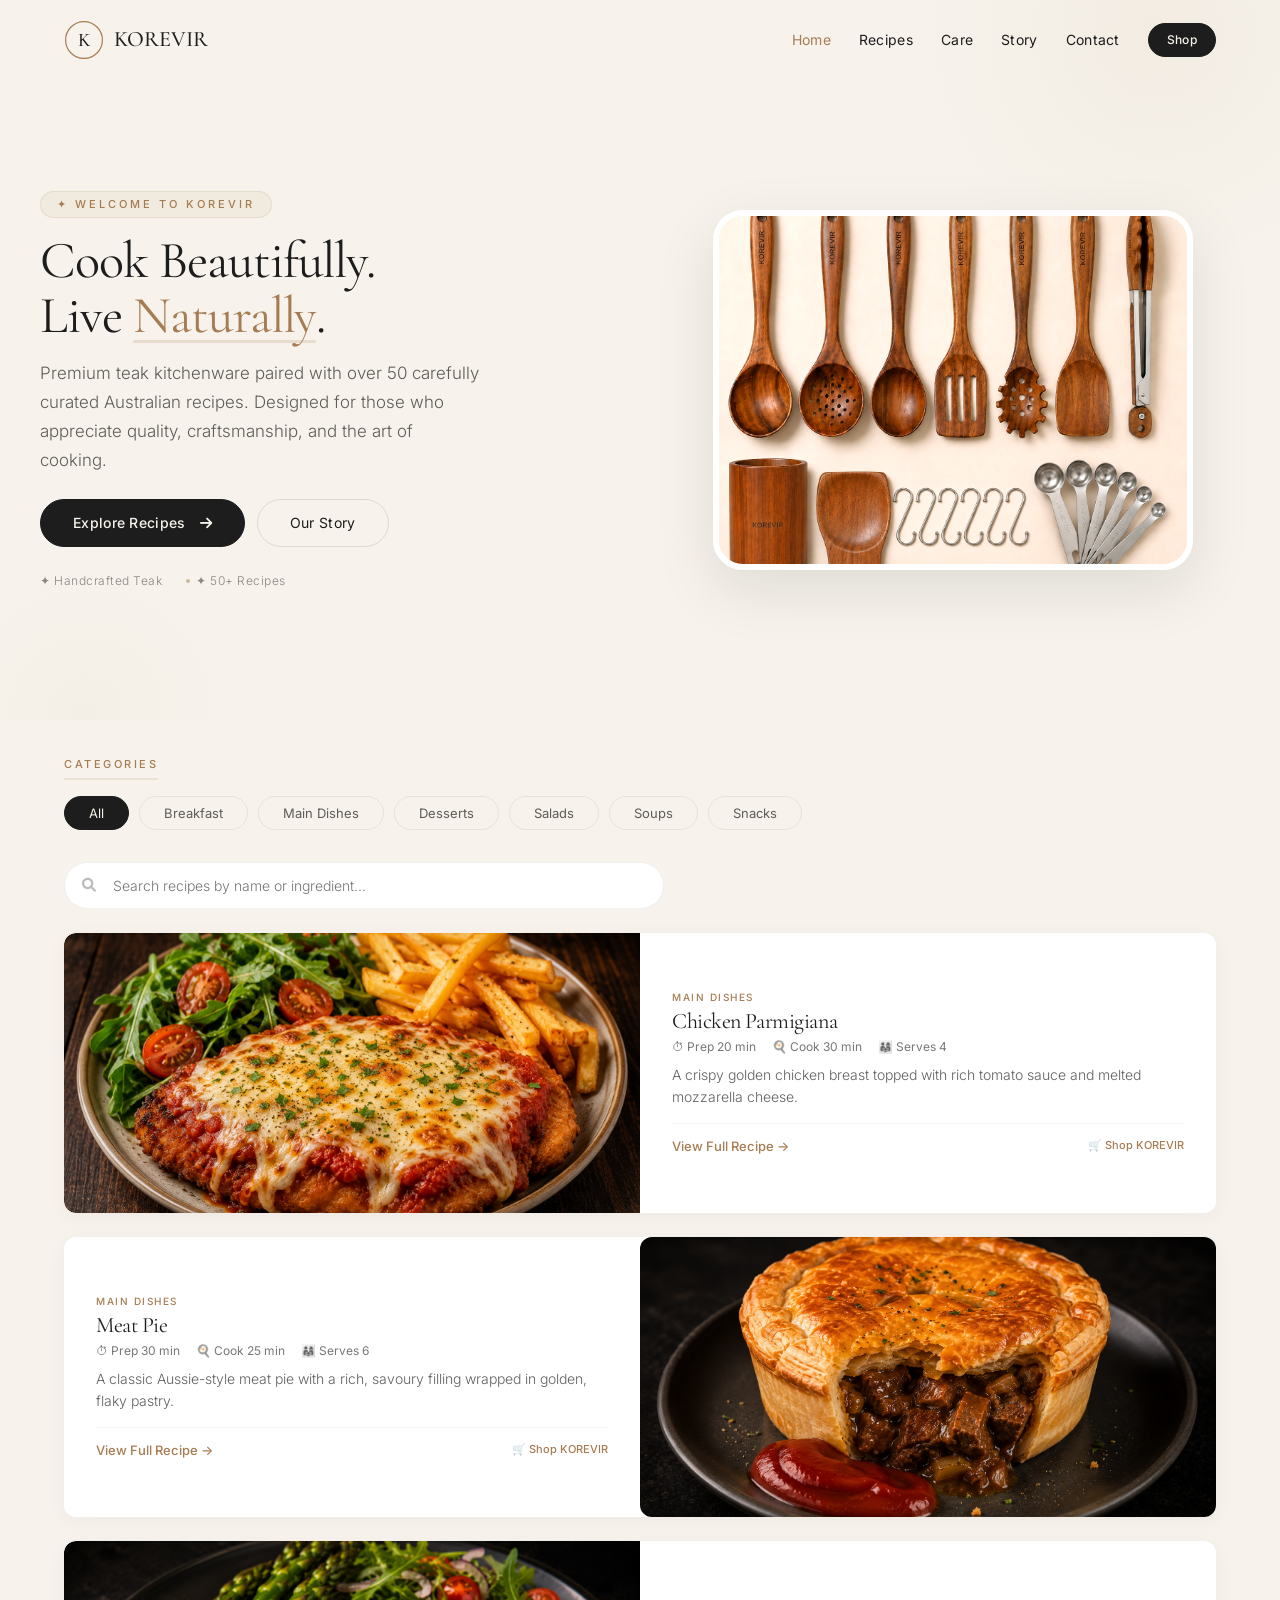
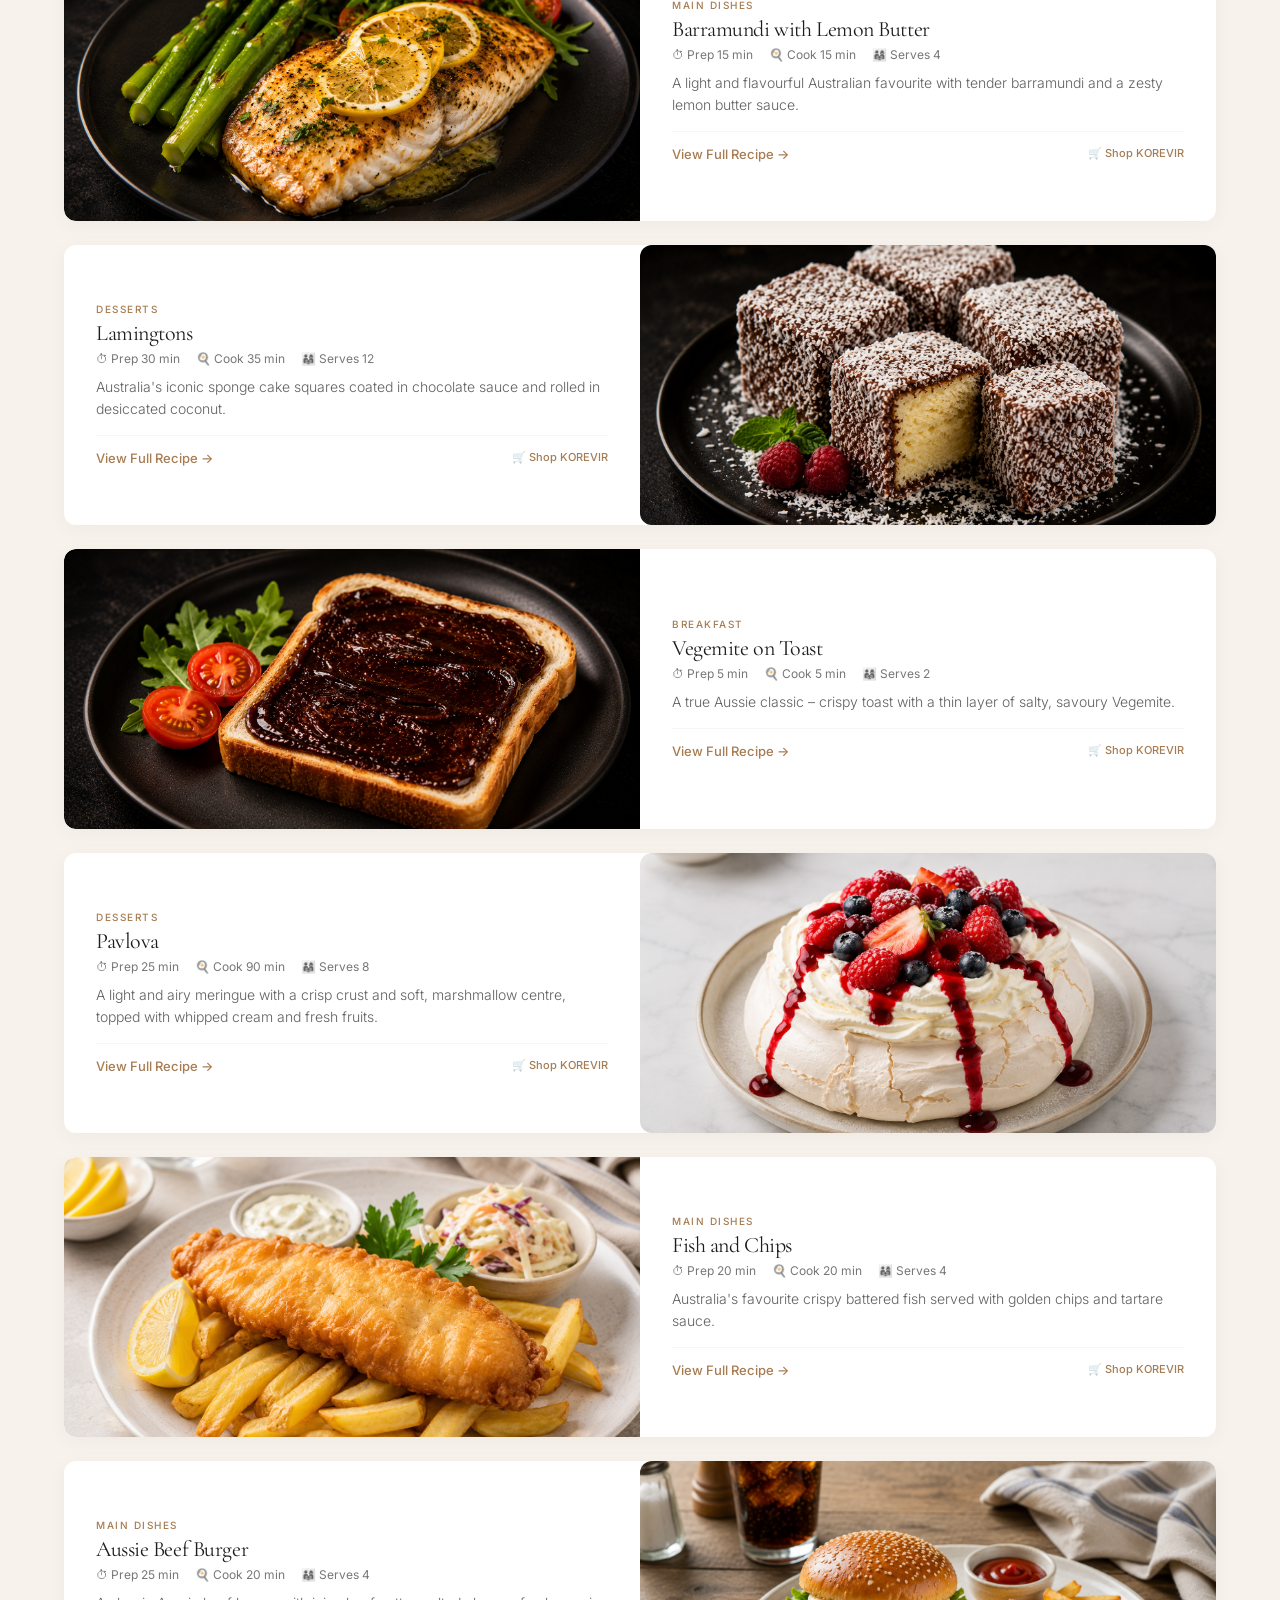
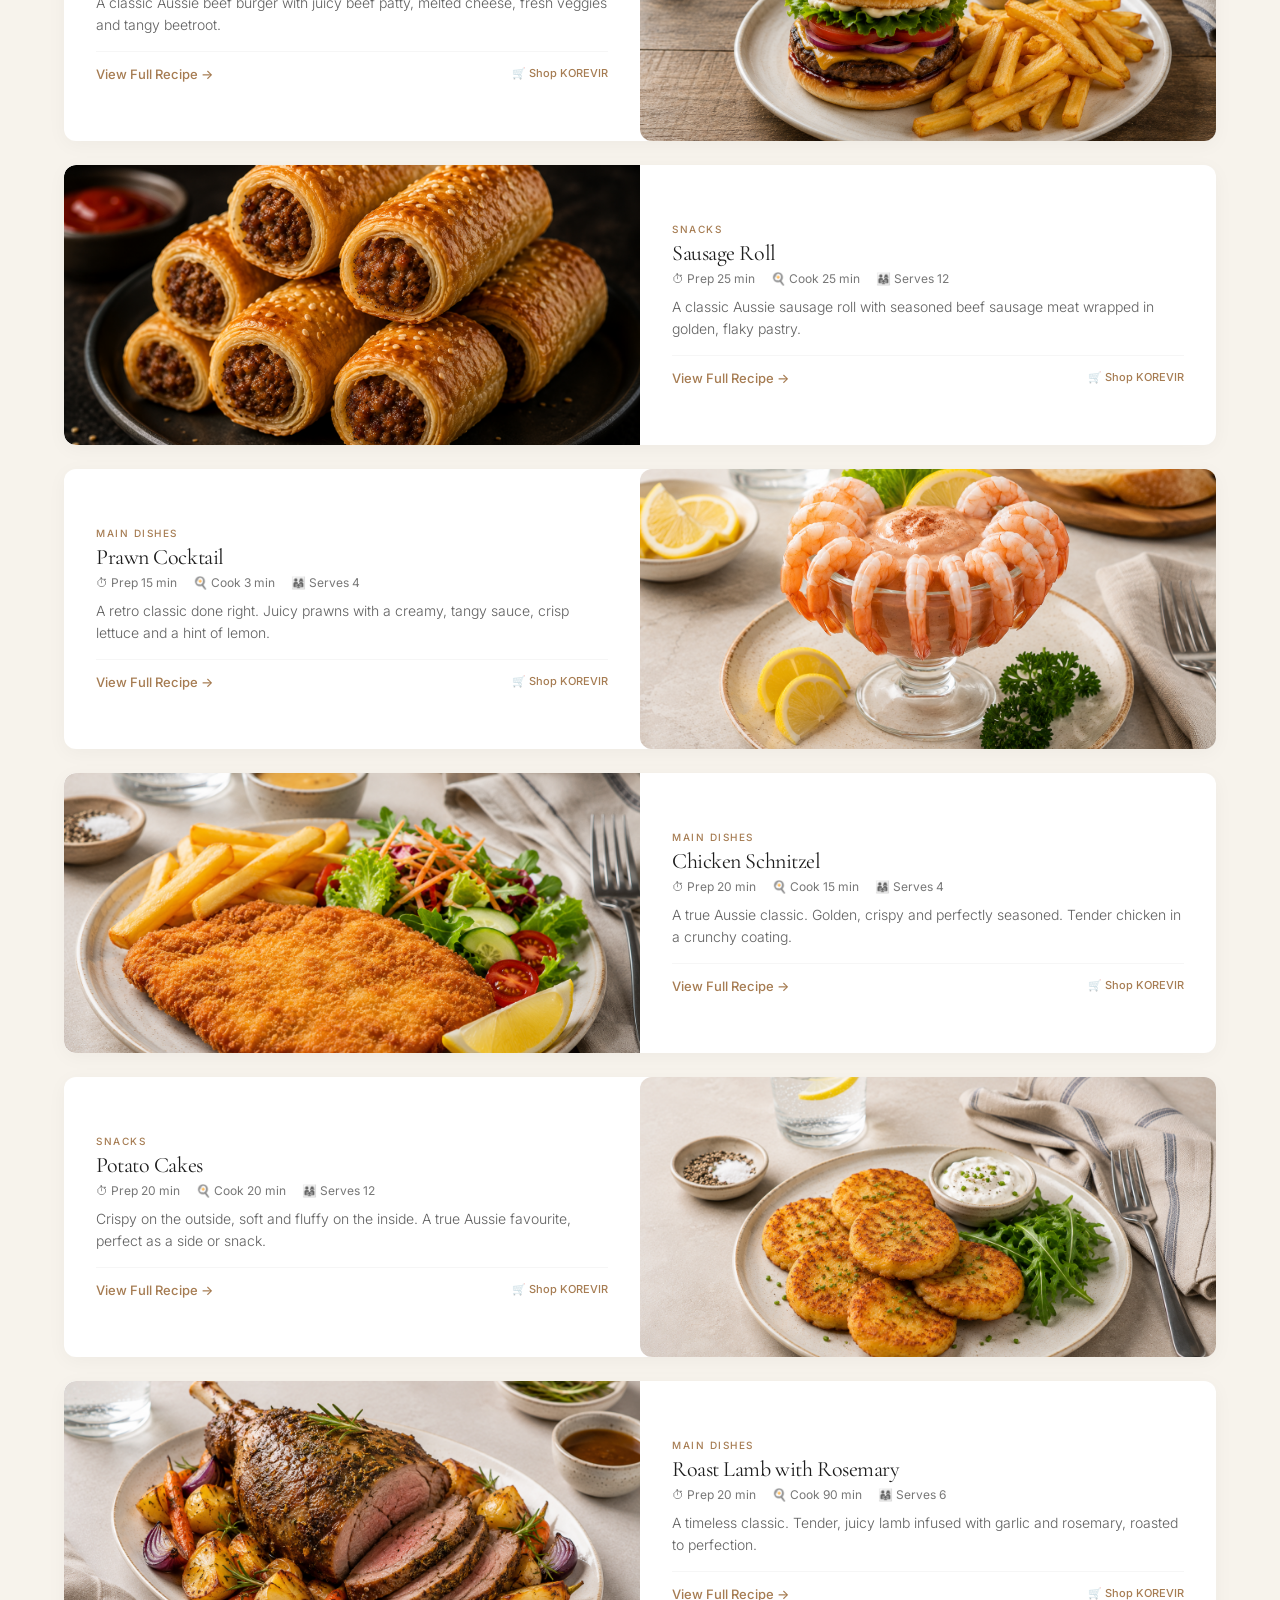
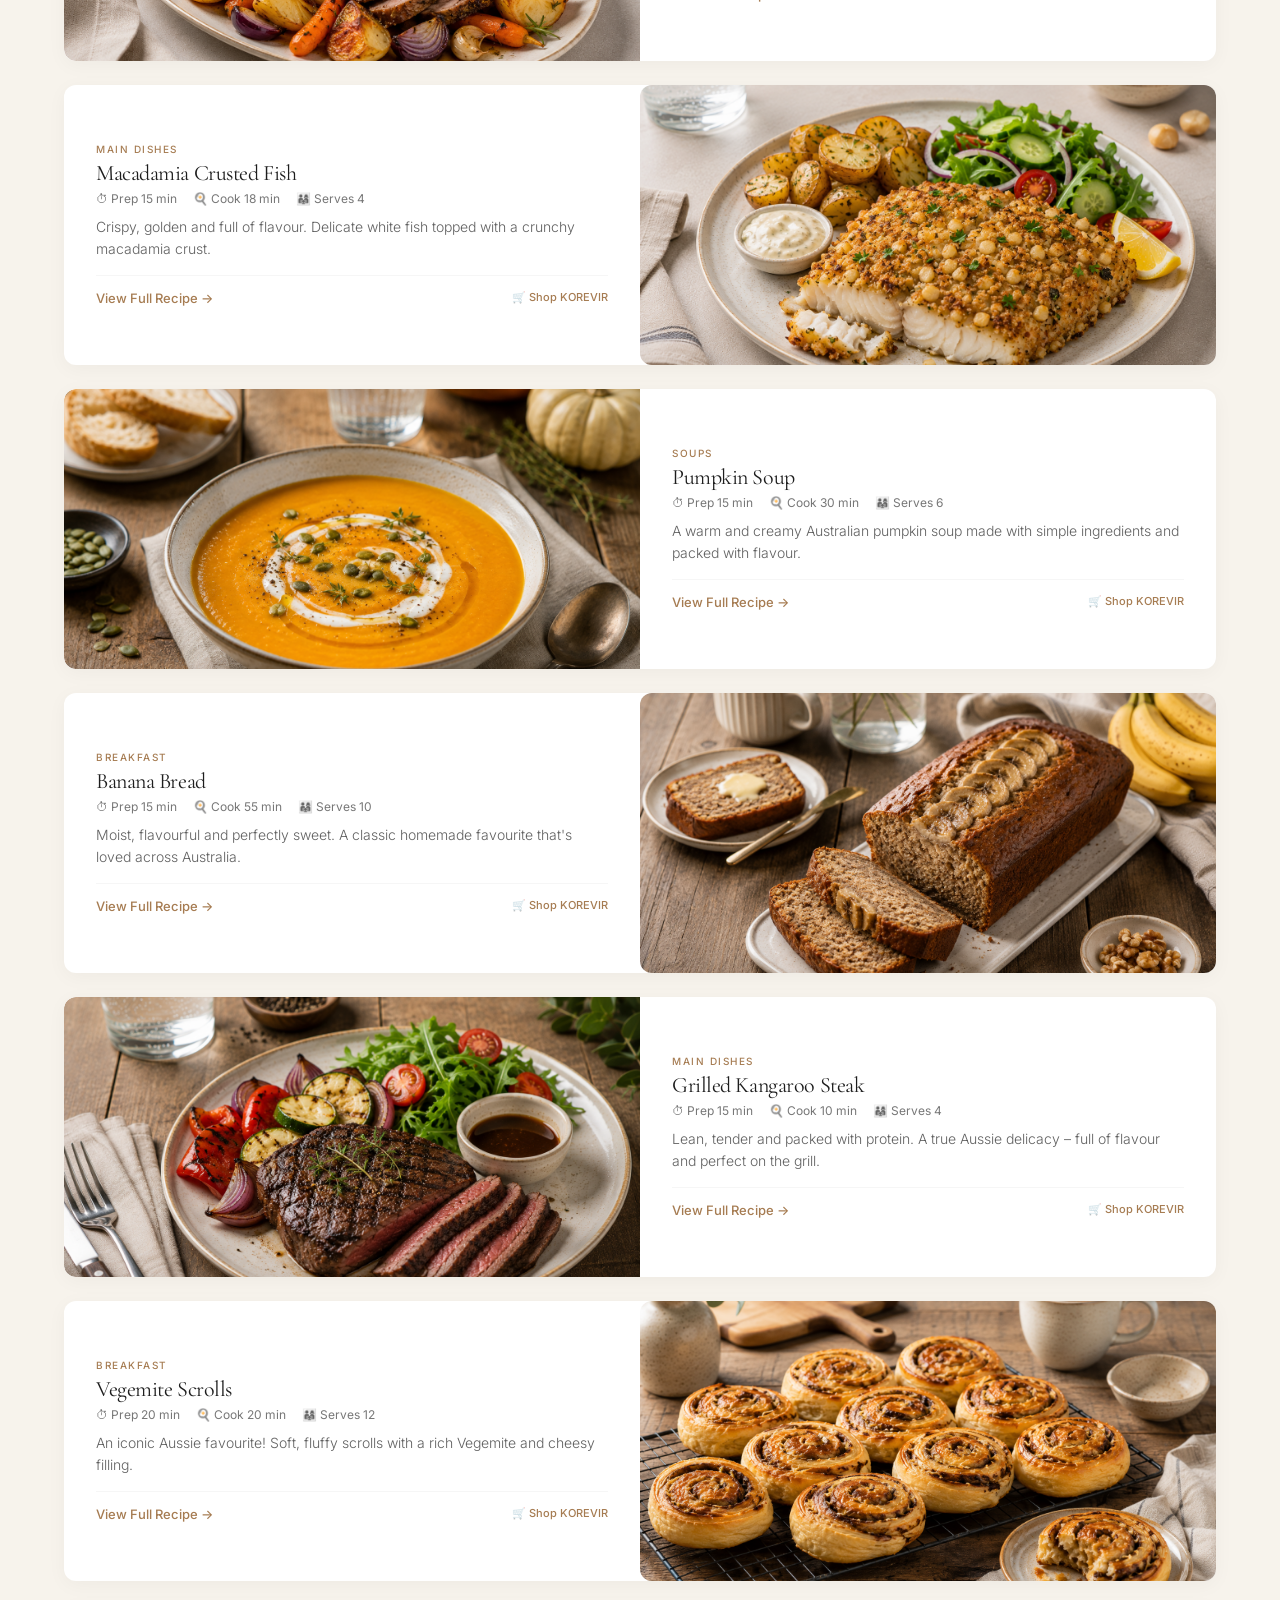
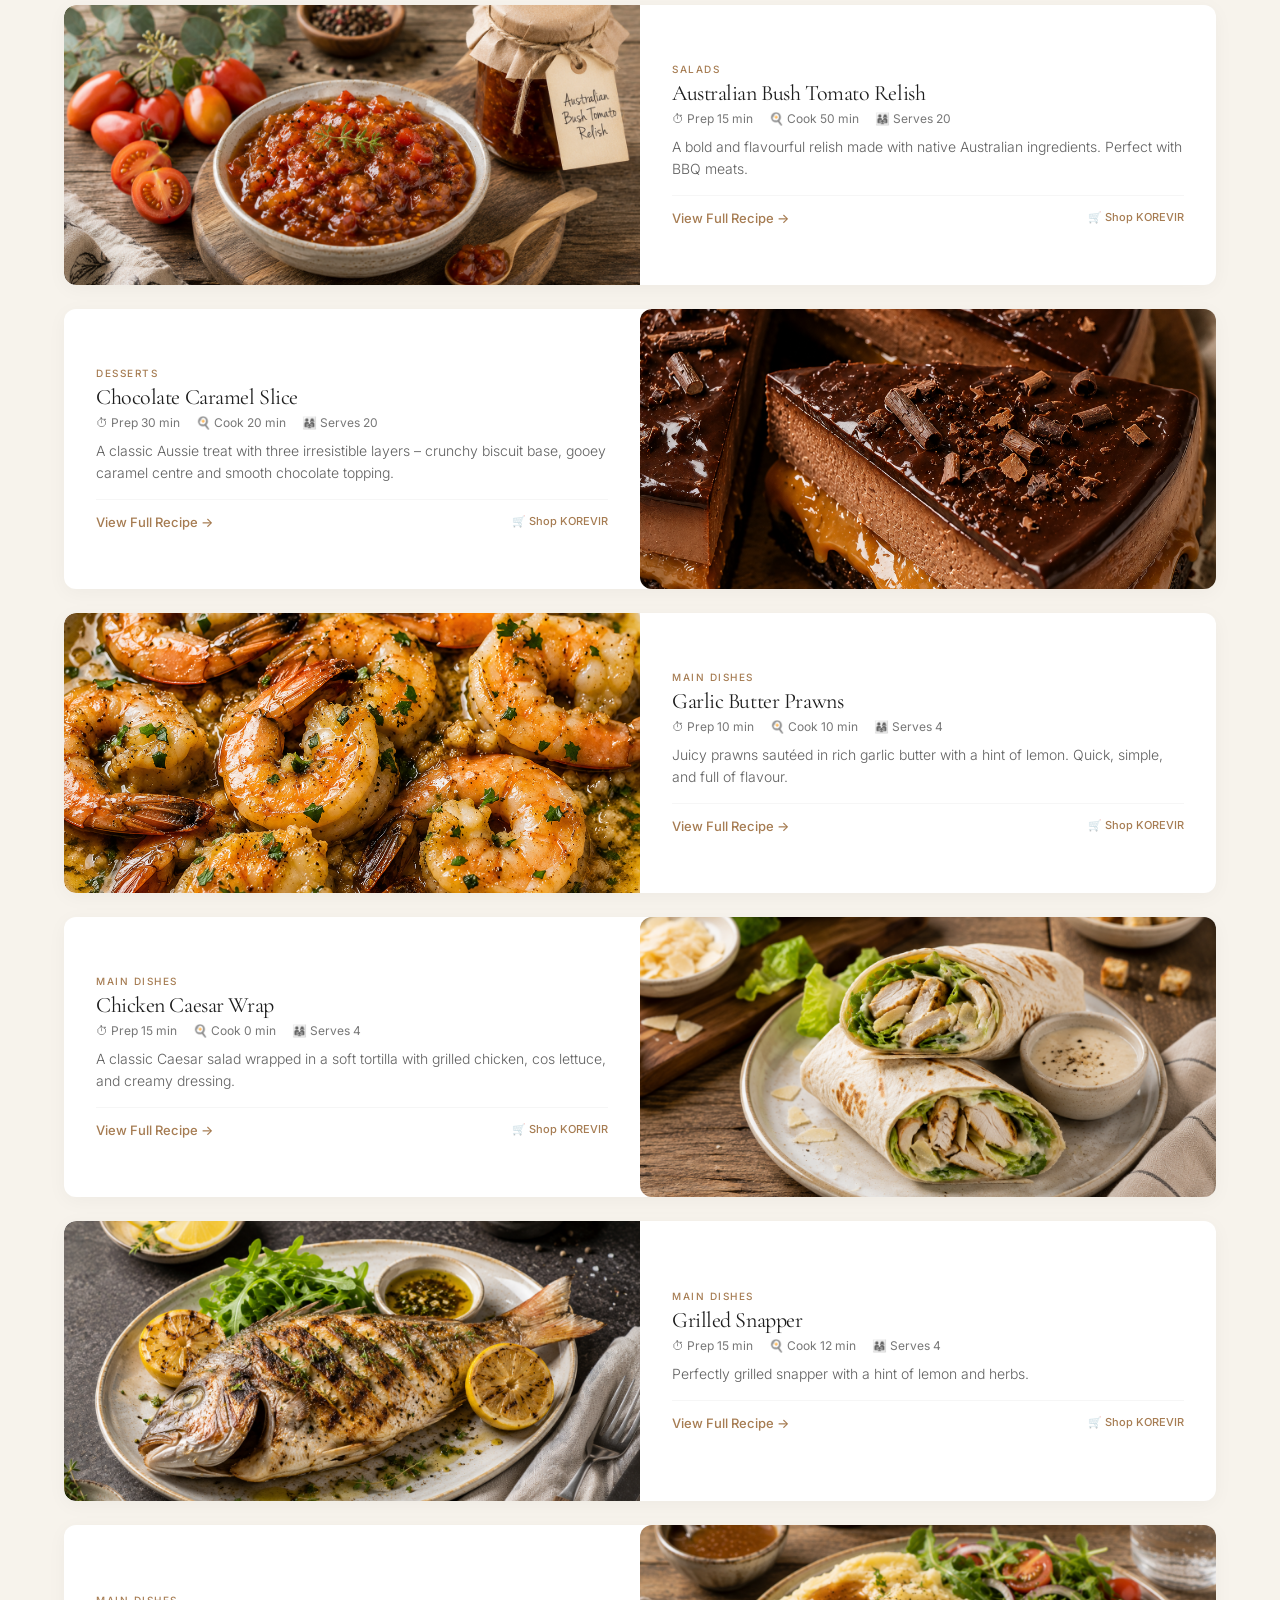
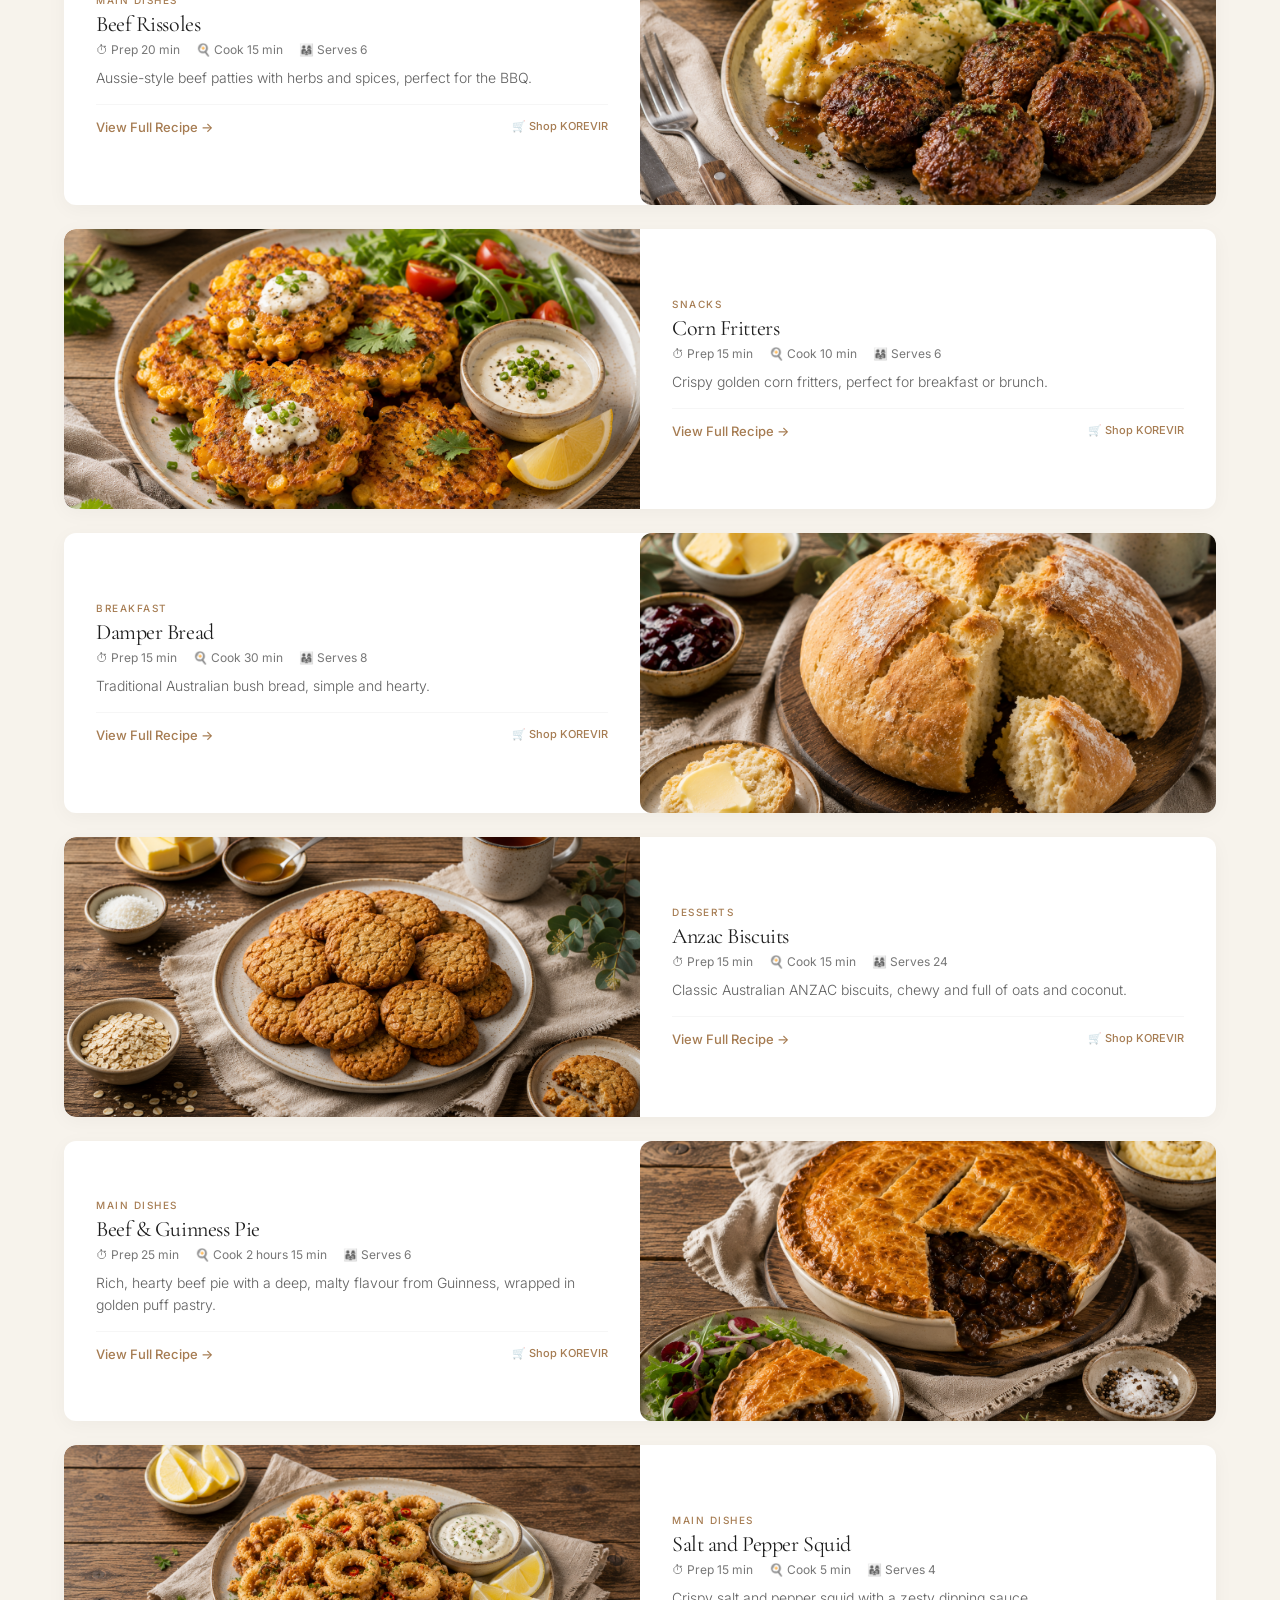
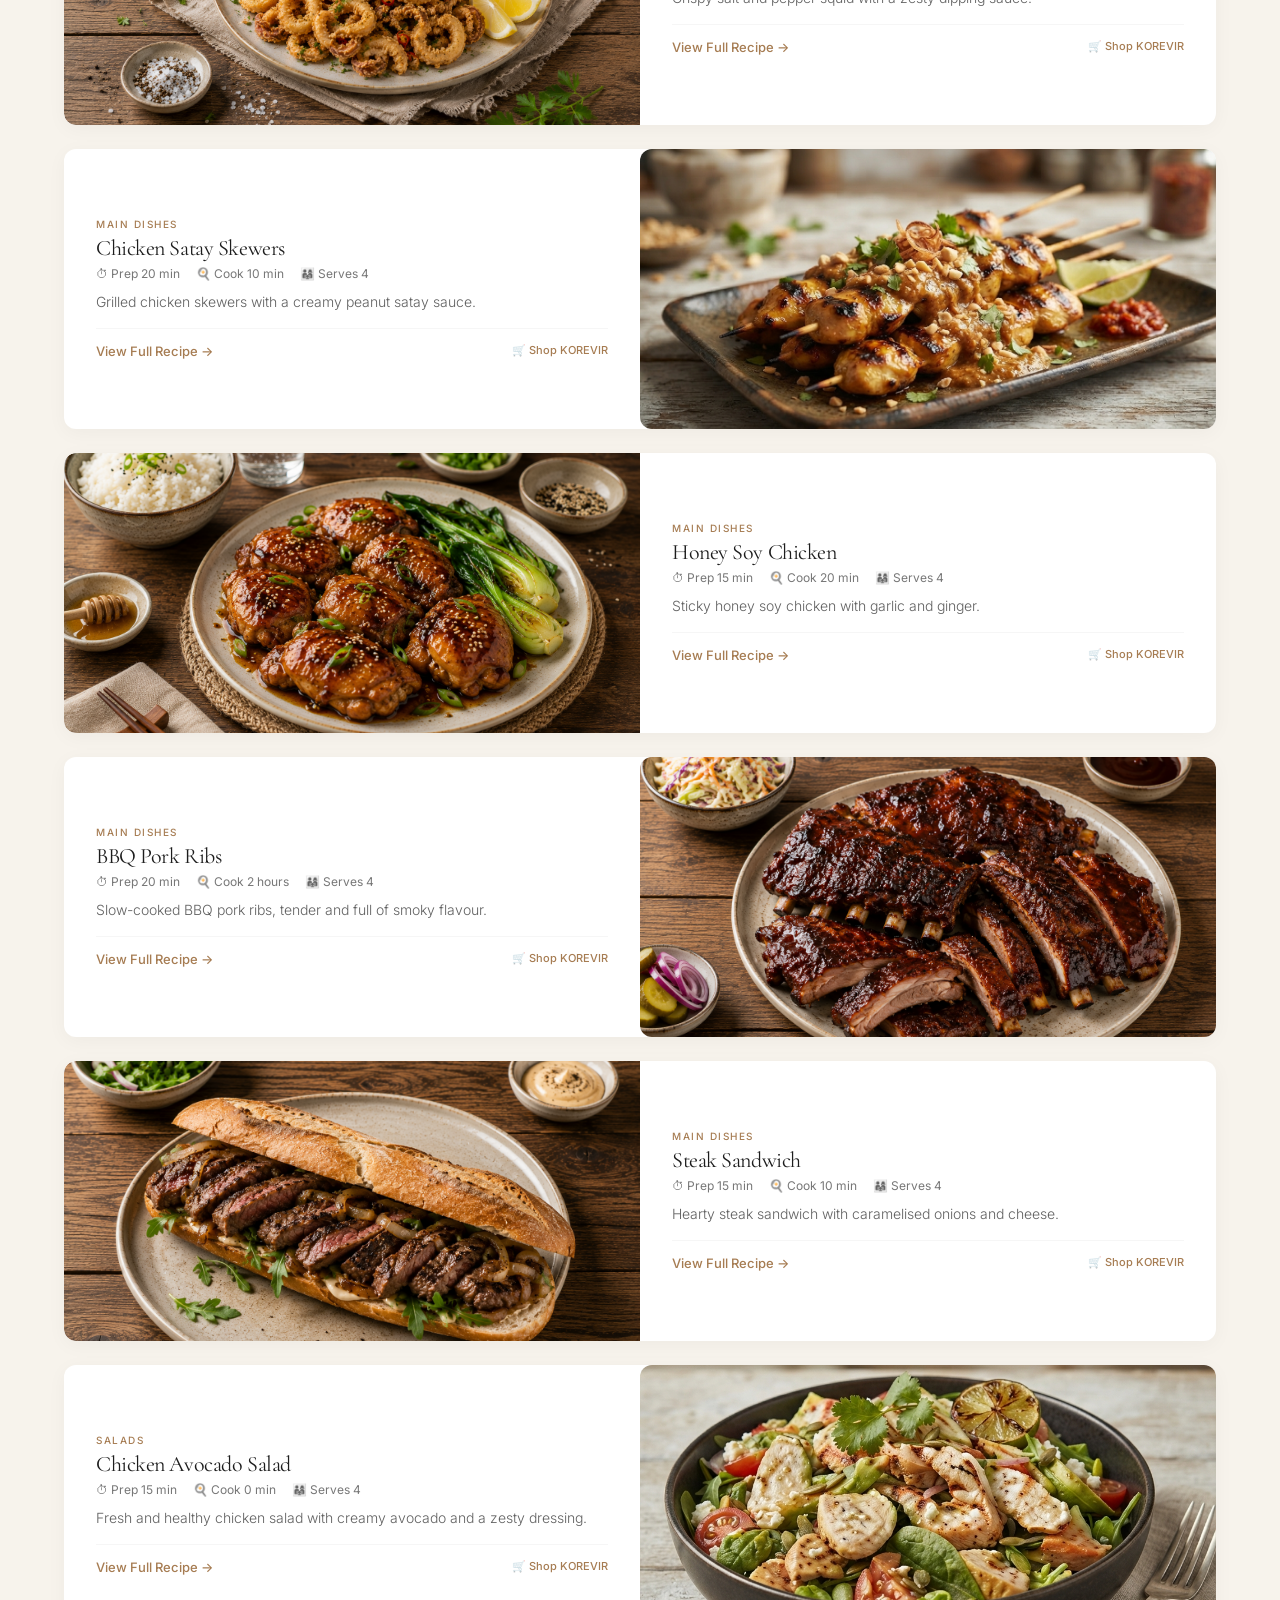
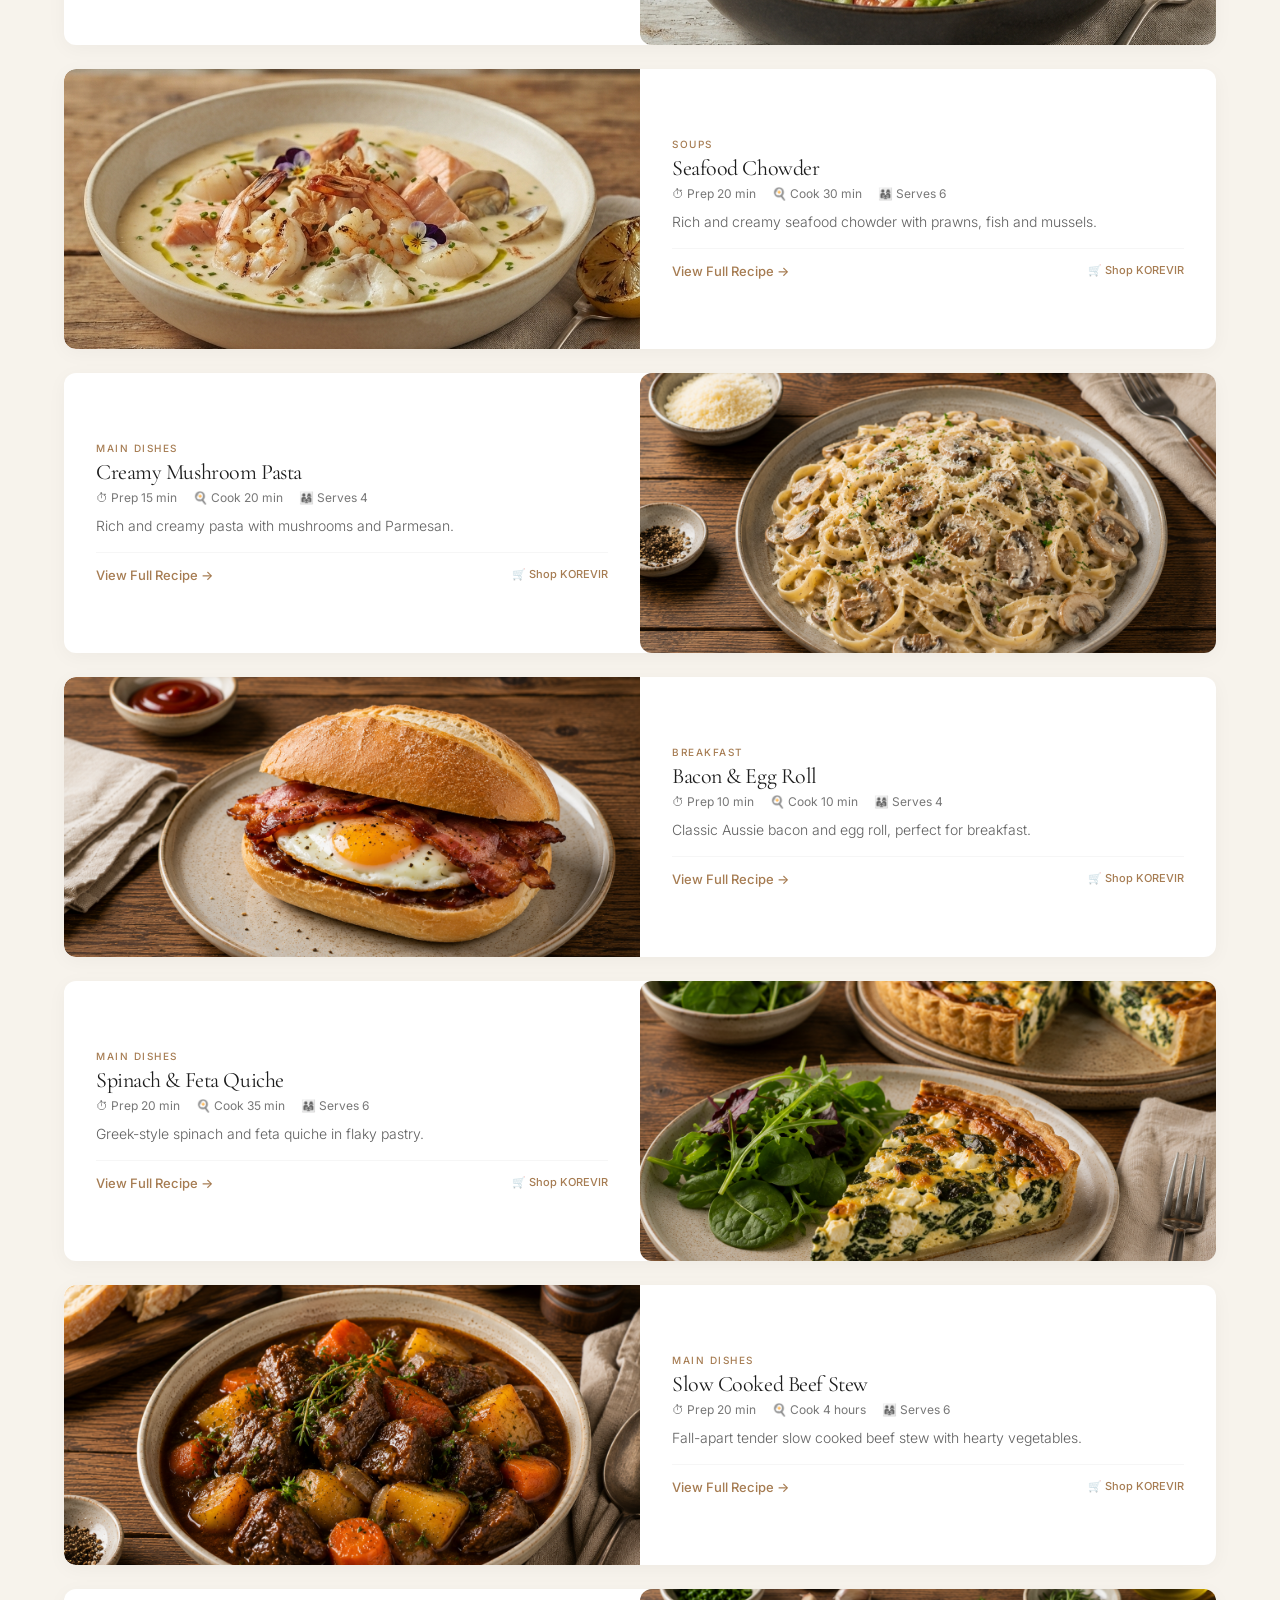
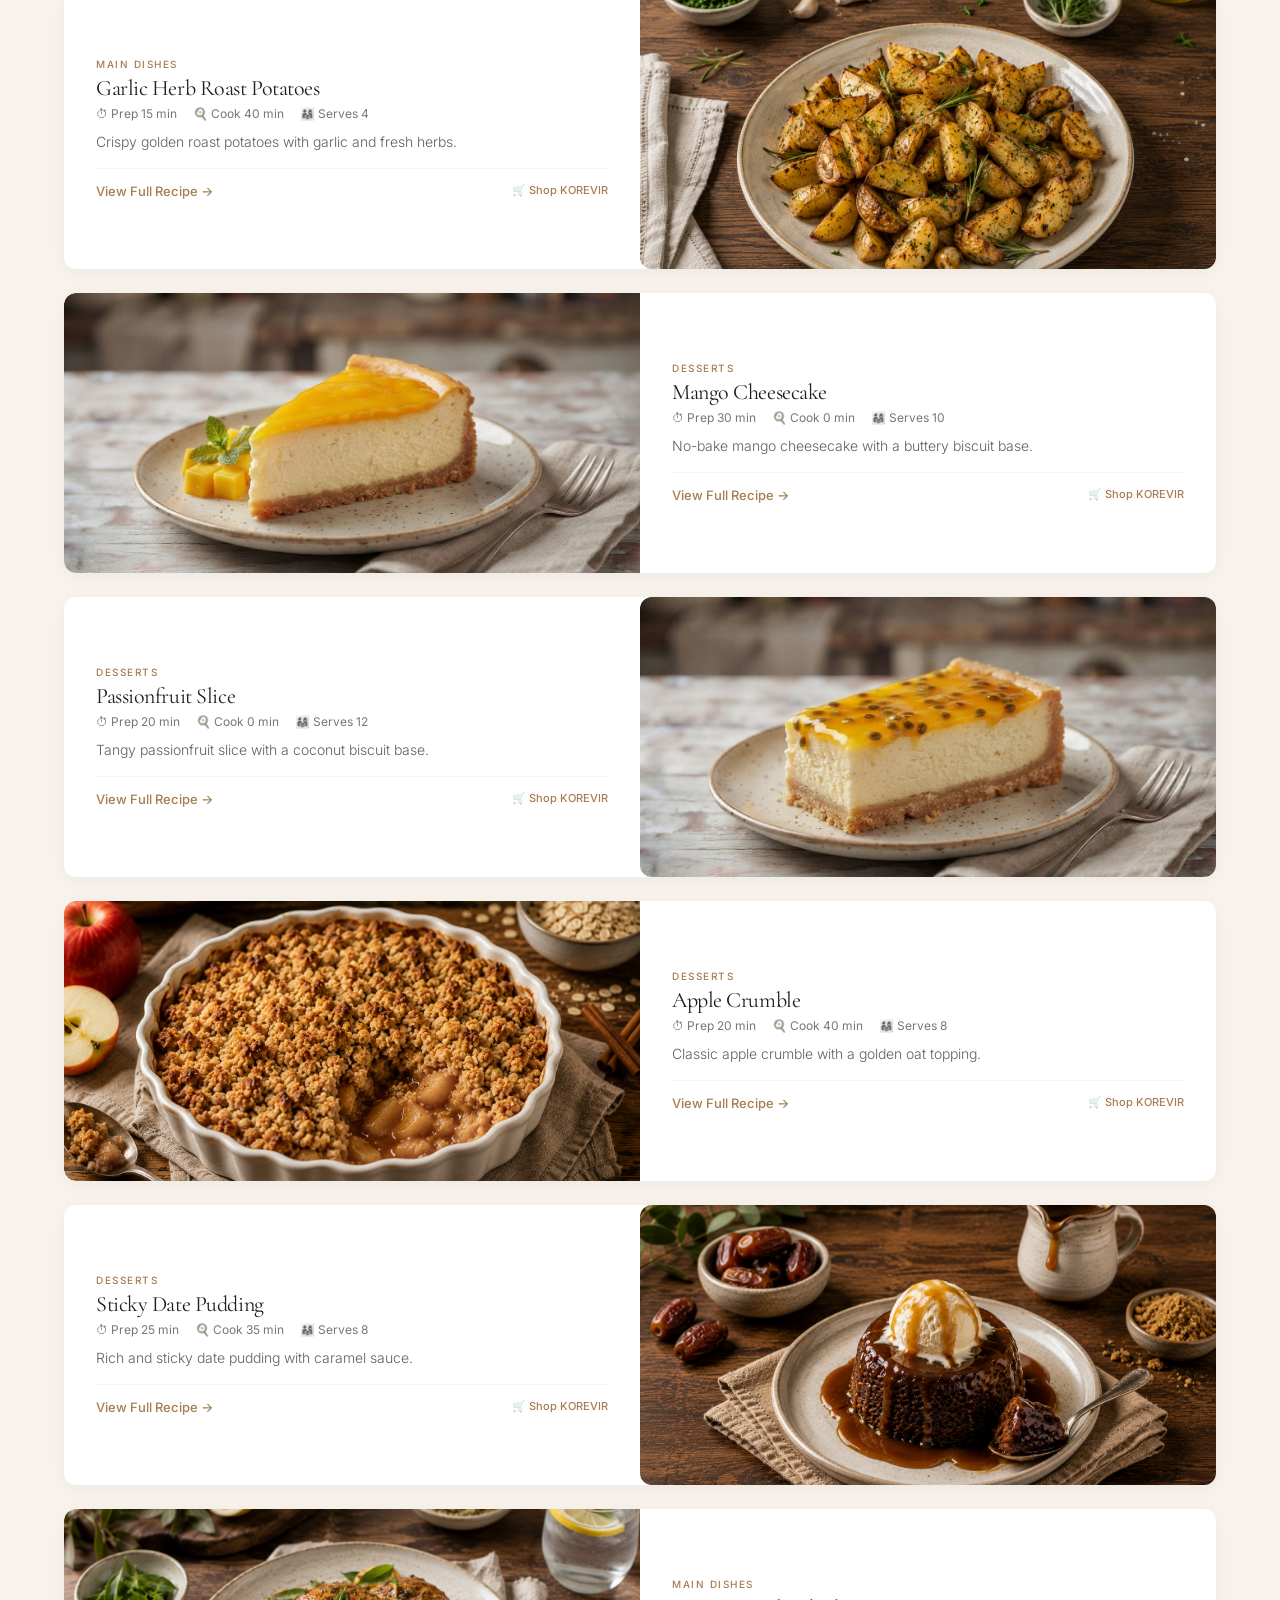
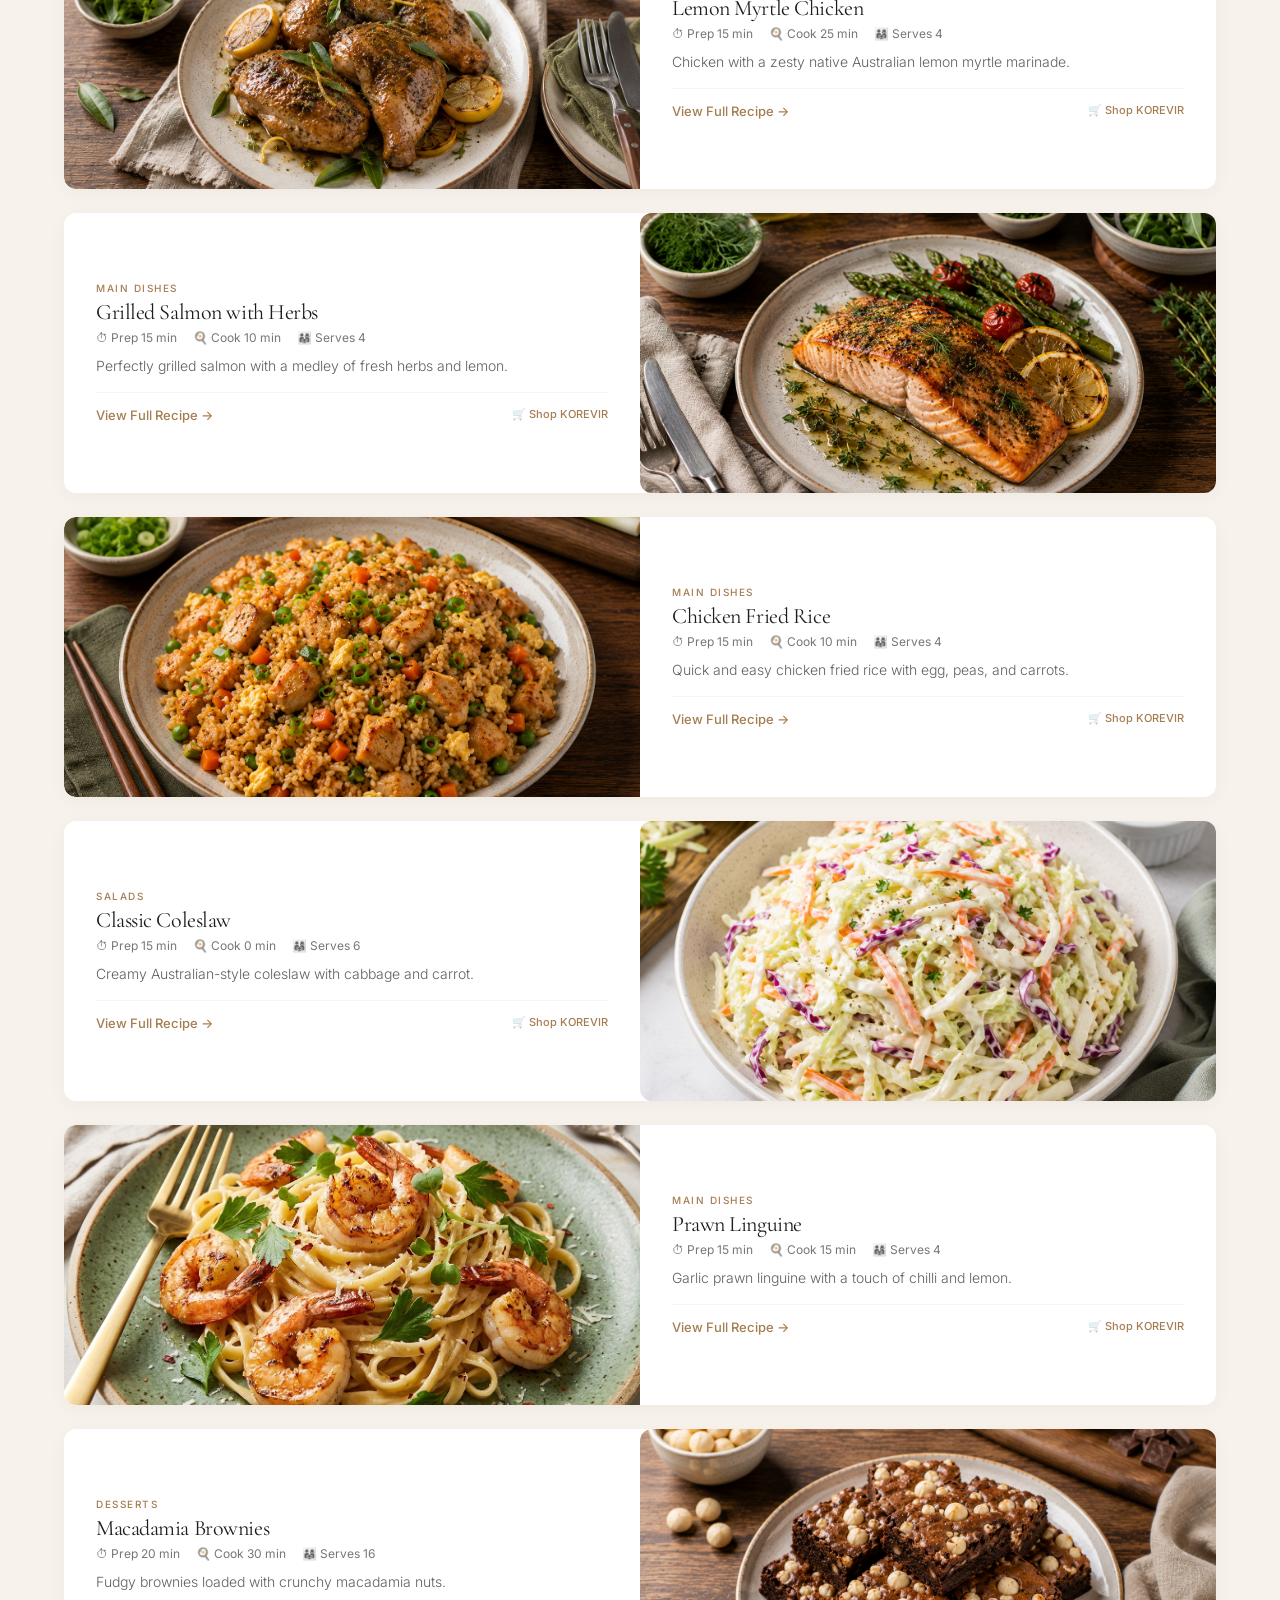
<file: index.html>
<!DOCTYPE html>
<html lang="en">
<head>
    <meta charset="UTF-8" />
    <meta name="viewport" content="width=device-width, initial-scale=1.0" />
    <title>KOREVIR | Premium Wooden Kitchen Utensils</title>
    <meta name="description" content="Discover KOREVIR premium wooden kitchen utensils and over 50 exclusive Australian recipes." />
    
    <link rel="preconnect" href="https://fonts.googleapis.com">
    <link rel="preconnect" href="https://fonts.gstatic.com" crossorigin>
    <link href="https://fonts.googleapis.com/css2?family=Cormorant+Garamond:ital,wght@0,400;0,500;0,600;0,700;1,400&family=Inter:wght@300;400;500;600;700&display=swap" rel="stylesheet">
    
    <link rel="icon" type="image/svg+xml" href="data:image/svg+xml,%3Csvg xmlns='http://www.w3.org/2000/svg' viewBox='0 0 100 100'%3E%3Ctext y='.9em' font-size='90'%3E🍽️%3C/text%3E%3C/svg%3E">
    <link rel="stylesheet" href="style.css">
    <link rel="stylesheet" href="https://cdnjs.cloudflare.com/ajax/libs/font-awesome/6.0.0-beta3/css/all.min.css">
    
    <meta property="og:type" content="website" />
    <meta property="og:url" content="https://korevir.github.io/-KOREVIR-RECIPES/" />
    <meta property="og:title" content="KOREVIR | Premium Wooden Kitchen Utensils" />
    <meta property="og:description" content="Premium wooden kitchen utensils and over 50 exclusive Australian recipes." />
    <meta property="og:image" content="https://korevir.github.io/-KOREVIR-RECIPES/assets/images/og-image.jpg" />
</head>
<body>

    <!-- HEADER -->
    <header class="header" id="header">
        <div class="header-inner">
            <a href="#home" class="logo">
                <svg class="logo-svg" width="44" height="44" viewBox="0 0 50 50" fill="none">
                    <rect x="2" y="2" width="46" height="46" rx="23" stroke="#A67C52" stroke-width="1.5"/>
                    <text x="25" y="32" font-family="'Cormorant Garamond', serif" font-size="24" font-weight="500" fill="#1D1D1D" text-anchor="middle">K</text>
                </svg>
                <span class="logo-text">KOREVIR</span>
            </a>
            <nav class="header-nav" id="headerNav">
                <a href="#home" class="active">Home</a>
                <a href="#recipes">Recipes</a>
                <a href="#care">Care</a>
                <a href="#story">Story</a>
                <a href="#contact">Contact</a> <!-- YENİ EKLENDİ -->
                <a href="#" class="btn-amazon" onclick="showAmazon()">Shop</a>
            </nav>
            <button class="menu-toggle" id="mobileMenu" aria-label="Menu">
                <i class="fas fa-bars"></i>
            </button>
        </div>
    </header>

    <!-- HERO -->
    <section class="hero" id="home">
        <div class="hero-inner">
            <div class="hero-content">
                <span class="hero-badge">✦ Welcome to KOREVIR</span>
                <h1 class="hero-title">
                    <span class="hero-title-line">Cook Beautifully.</span>
                    <span class="hero-title-line">Live <span class="highlight">Naturally</span>.</span>
                </h1>
                <p class="hero-description">
                    Premium teak kitchenware paired with over 50 carefully curated Australian recipes.
                    Designed for those who appreciate quality, craftsmanship, and the art of cooking.
                </p>
                <div class="hero-actions">
                    <a href="#recipes" class="btn-primary">Explore Recipes <i class="fas fa-arrow-right"></i></a>
                    <a href="#story" class="btn-secondary">Our Story</a>
                </div>
                <div class="hero-trust">
                    <span>✦ Handcrafted Teak</span>
                    <span>✦ 50+ Recipes</span>
                </div>
            </div>
            <div class="hero-image">
                <div class="hero-image-content">
                    <img src="assets/images/hero-img.png" alt="KOREVIR Teak Spoons" style="width: 100%; height: 100%; object-fit: cover;">
                </div>
            </div>
        </div>
    </section>

    <!-- CATEGORIES -->
    <section class="categories-section" id="categories">
        <div class="categories-container">
            <span class="section-label">Categories</span>
            <div class="categories-scroll" id="categoriesScroll">
                <button class="category-pill active" data-category="all">All</button>
                <button class="category-pill" data-category="Breakfast">Breakfast</button>
                <button class="category-pill" data-category="Main Dishes">Main Dishes</button>
                <button class="category-pill" data-category="Desserts">Desserts</button>
                <button class="category-pill" data-category="Salads">Salads</button>
                <button class="category-pill" data-category="Soups">Soups</button>
                <button class="category-pill" data-category="Snacks">Snacks</button>
            </div>
        </div>
    </section>

    <!-- RECIPES -->
    <section class="recipes-section" id="recipes">
        <div class="recipes-container">
            <div class="search-wrapper">
                <i class="fas fa-search search-icon"></i>
                <input type="text" id="search" placeholder="Search recipes by name or ingredient...">
            </div>
            <div class="recipes-list" id="recipesList"></div>
        </div>
    </section>

    <!-- MODAL -->
    <div class="modal" id="recipeModal" role="dialog" aria-modal="true">
        <div class="modal-content">
            <button class="modal-close" id="closeModal" aria-label="Close recipe"><i class="fas fa-times"></i></button>
            <div class="modal-body" id="modalBody"></div>
        </div>
    </div>

    <!-- CARE GUIDE -->
    <section class="care-section" id="care">
        <div class="care-container">
            <span class="section-label">Care Guide</span>
            <h2 class="care-title">Caring for Your <span class="highlight">KOREVIR</span> Spoons</h2>
            <p class="care-description">Premium Teak wood requires simple, mindful care to maintain its beauty for generations.</p>
            <div class="care-timeline">
                <div class="care-step">
                    <div class="care-step-number">01</div>
                    <div class="care-step-icon"><i class="fas fa-hand-sparkles"></i></div>
                    <div class="care-step-content">
                        <h4>Wash</h4>
                        <p>Hand wash your KOREVIR spoons with mild dish soap and warm water. Avoid abrasive sponges or harsh detergents that can strip the wood's natural oils.</p>
                    </div>
                </div>
                <div class="care-step">
                    <div class="care-step-number">02</div>
                    <div class="care-step-icon"><i class="fas fa-droplet"></i></div>
                    <div class="care-step-content">
                        <h4>Dry</h4>
                        <p>Dry immediately with a soft, clean towel. Never leave your spoons wet or soaking in water, as prolonged moisture exposure can cause the wood to swell, crack, or develop stains.</p>
                    </div>
                </div>
                <div class="care-step">
                    <div class="care-step-number">03</div>
                    <div class="care-step-icon"><i class="fas fa-oil-can"></i></div>
                    <div class="care-step-content">
                        <h4>Oil</h4>
                        <p>When the wood appears dry or dull, apply a thin, even layer of food-grade mineral oil. Allow the oil to penetrate, then wipe away any excess. Regular oiling keeps the wood nourished.</p>
                    </div>
                </div>
                <div class="care-step">
                    <div class="care-step-number">04</div>
                    <div class="care-step-icon"><i class="fas fa-home"></i></div>
                    <div class="care-step-content">
                        <h4>Preserve</h4>
                        <p>Store your KOREVIR spoons upright in a utensil holder or lay them flat in a cool, dry drawer. Avoid direct sunlight and heat sources to preserve their natural beauty.</p>
                    </div>
                </div>
                <div class="care-step">
                    <div class="care-step-number">05</div>
                    <div class="care-step-icon"><i class="fas fa-heart"></i></div>
                    <div class="care-step-content">
                        <h4>Savor</h4>
                        <p>With proper care, your KOREVIR spoons will last a lifetime, becoming more beautiful with each use. The natural oils in teak deepen with age, creating a unique patina.</p>
                    </div>
                </div>
            </div>
        </div>
    </section>

    <!-- WHY TEAK -->
    <section class="teak-section" id="teak">
        <div class="teak-container">
            <div class="teak-header">
                <span class="section-label">Why Teak</span>
                <h2 class="teak-title">The <span class="highlight">Natural</span> Choice</h2>
                <p class="teak-subtitle">Teak is more than just wood — it's a material that embodies strength, beauty, and timeless elegance.</p>
            </div>
            <div class="teak-grid">
                <div class="teak-feature">
                    <div class="teak-feature-icon"><i class="fas fa-leaf"></i></div>
                    <div class="teak-feature-content">
                        <h4>Natural Beauty</h4>
                        <p>Teak is prized for its warm, golden-brown tones that deepen and enrich with age, developing a unique patina that only improves over time.</p>
                    </div>
                </div>
                <div class="teak-feature">
                    <div class="teak-feature-icon"><i class="fas fa-tree"></i></div>
                    <div class="teak-feature-content">
                        <h4>Sustainably Sourced</h4>
                        <p>Our teak is harvested from sustainable plantations, ensuring minimal environmental impact. Each spoon is crafted with respect for nature.</p>
                    </div>
                </div>
                <div class="teak-feature">
                    <div class="teak-feature-icon"><i class="fas fa-hand-peace"></i></div>
                    <div class="teak-feature-content">
                        <h4>Gentle on Cookware</h4>
                        <p>Teak is surprisingly gentle on your most delicate cookware. It won't scratch non-stick coatings, enamel, or stainless steel surfaces.</p>
                    </div>
                </div>
                <div class="teak-feature">
                    <div class="teak-feature-icon"><i class="fas fa-clock"></i></div>
                    <div class="teak-feature-content">
                        <h4>Made to Last</h4>
                        <p>Teak is one of the most durable hardwoods in the world. With proper care, KOREVIR spoons will remain in excellent condition for decades.</p>
                    </div>
                </div>
            </div>
        </div>
    </section>

    <!-- BRAND STORY -->
    <section class="story-section" id="story">
        <div class="story-container">
            <div class="story-text">
                <span class="section-label">Our Story</span>
                <h2>From Our <span class="highlight">Hands</span> to Your Table</h2>
                <p>KOREVIR brings together the finest Australian recipes and handcrafted wooden spoons. Every recipe is tested, perfected, and designed to inspire home cooks across Australia.</p>
                <p>Our spoons are handcrafted from premium <strong>Teak wood</strong>, known for its durability, natural beauty, and resistance to moisture. Perfect for everyday cooking.</p>
                <a href="#" class="btn-primary" onclick="showAmazon()">Discover Our Spoons</a>
            </div>
            <div class="story-image">
                <img src="assets/images/teak-beauty.png" alt="The Beauty of Teak" class="story-image-full">
            </div>
        </div>
    </section>

    <!-- CONTACT US (OUR STORY'NİN HEMEN ALTINA TAŞINDI) -->
    <section class="contact-section" id="contact">
        <div class="contact-container">
            <span class="section-label">Contact Us</span>
            <h2>Have a Question? <span class="highlight">We're Here to Help.</span></h2>
            <p>Have a question about our teak spoons or a recipe? Send us a message and we'll get back to you!</p>
            
            <form action="https://formspree.io/f/xzepkkwk" method="POST" style="max-width: 500px; margin: 30px auto 0; text-align: left;">
                <input type="text" name="name" placeholder="Your Name" required style="width: 100%; padding: 12px 16px; margin-bottom: 12px; border-radius: 50px; border: 1px solid #ddd; background: #fff; font-family: inherit;">
                <input type="email" name="email" placeholder="Your Email" required style="width: 100%; padding: 12px 16px; margin-bottom: 12px; border-radius: 50px; border: 1px solid #ddd; background: #fff; font-family: inherit;">
                <textarea name="message" placeholder="Your Message" rows="4" required style="width: 100%; padding: 12px 16px; margin-bottom: 12px; border-radius: 12px; border: 1px solid #ddd; background: #fff; font-family: inherit; resize: vertical;"></textarea>
                <button type="submit" class="btn-primary" style="width: 100%; text-align: center;">Send Message <i class="fas fa-paper-plane"></i></button>
            </form>
        </div>
    </section>

    <!-- AMAZON CTA -->
    <section class="amazon-cta" id="shop">
        <div class="amazon-cta-container">
            <h2>Your KOREVIR Journey <span class="highlight">Starts Here</span></h2>
            <p>Available on Amazon Australia.</p>
            <a href="#" class="btn-primary" onclick="showAmazon()"><i class="fas fa-shopping-bag"></i> Shop Now</a>
        </div>
    </section>

    <!-- FOOTER -->
    <footer class="footer" id="footer">
        <div class="footer-inner">
            <div class="footer-brand">
                <span class="footer-logo">KOREVIR</span>
                <p class="footer-description">Premium wooden kitchen utensils for the discerning home cook.</p>
                <p class="footer-copy">&copy; <span id="currentYear">2024</span> KOREVIR. All rights reserved.</p>
            </div>
            <div class="footer-links">
                <a href="#home">Home</a>
                <a href="#recipes">Recipes</a>
                <a href="#care">Care</a>
                <a href="#story">Story</a>
                <a href="#contact">Contact</a> <!-- YENİ EKLENDİ -->
                <a href="#" onclick="showAmazon()">Shop</a>
            </div>
        </div>
    </footer>

    <script src="script.js"></script>
</body>
</html>
</file>
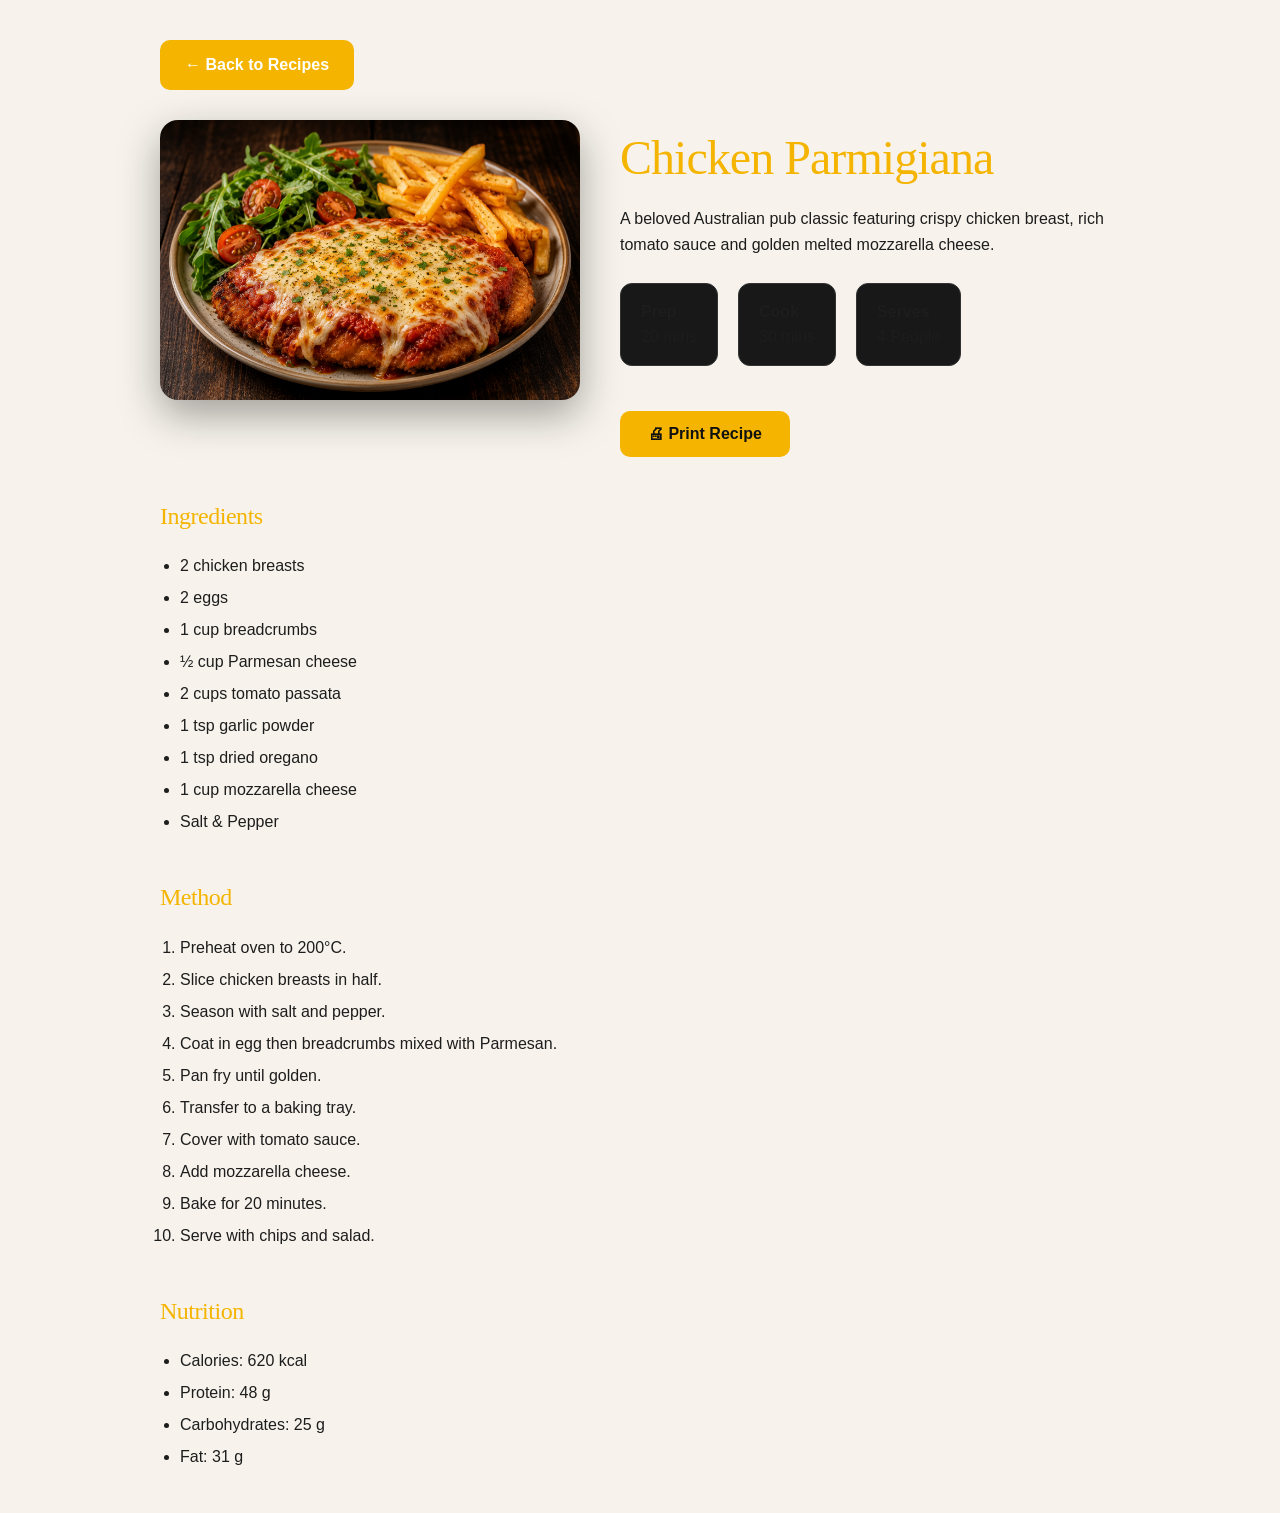
<file: recipes/chicken-parmigiana.html>
<!DOCTYPE html>
<html lang="en">
<head>

<meta charset="UTF-8">
<meta name="viewport" content="width=device-width, initial-scale=1.0">

<title>Chicken Parmigiana | KOREVIR Recipes</title>

<link rel="stylesheet" href="../style.css">

<style>

.recipe-page{
max-width:1000px;
margin:auto;
padding:40px 20px;
}

.recipe-hero{
display:flex;
gap:40px;
align-items:flex-start;
flex-wrap:wrap;
}

.recipe-hero img{
width:420px;
max-width:100%;
border-radius:18px;
box-shadow:0 15px 40px rgba(0,0,0,.35);
}

.recipe-info{
flex:1;
}

.recipe-info h1{
font-size:48px;
margin-bottom:10px;
color:#f4b400;
}

.recipe-meta{
display:flex;
gap:20px;
margin:25px 0;
flex-wrap:wrap;
}

.meta-box{
background:#181818;
padding:15px 20px;
border-radius:12px;
border:1px solid #333;
}

.recipe-section{
margin-top:40px;
}

.recipe-section h2{
color:#f4b400;
margin-bottom:15px;
}

.recipe-section ul,
.recipe-section ol{
padding-left:20px;
line-height:2;
}

.back-button{
display:inline-block;
margin-bottom:30px;
text-decoration:none;
color:white;
background:#f4b400;
padding:12px 25px;
border-radius:10px;
font-weight:bold;
}

.print-btn{
margin-top:20px;
padding:14px 28px;
background:#f4b400;
color:#111;
font-size:16px;
font-weight:bold;
border:none;
border-radius:10px;
cursor:pointer;
transition:0.3s;
}

.print-btn:hover{
background:#ffca2c;
transform:translateY(-2px);
}

</style>

</head>

<body>

<div class="recipe-page">

<a href="../index.html" class="back-button">← Back to Recipes</a>

<div class="recipe-hero">

<img src="../assets/images/chicken-parmigiana.png" alt="Chicken Parmigiana">

<div class="recipe-info">

<h1>Chicken Parmigiana</h1>

<p>
A beloved Australian pub classic featuring crispy chicken breast,
rich tomato sauce and golden melted mozzarella cheese.
</p>

<div class="recipe-meta">

<div class="meta-box">
<b>Prep</b><br>
20 mins
</div>

<div class="meta-box">
<b>Cook</b><br>
30 mins
</div>

<div class="meta-box">
<b>Serves</b><br>
4 People
</div>

</div>

<button onclick="window.print()" class="print-btn">
🖨 Print Recipe
</button>

</div>

</div>

<div class="recipe-section">

<h2>Ingredients</h2>

<ul>
<li>2 chicken breasts</li>
<li>2 eggs</li>
<li>1 cup breadcrumbs</li>
<li>½ cup Parmesan cheese</li>
<li>2 cups tomato passata</li>
<li>1 tsp garlic powder</li>
<li>1 tsp dried oregano</li>
<li>1 cup mozzarella cheese</li>
<li>Salt & Pepper</li>
</ul>

</div>

<div class="recipe-section">

<h2>Method</h2>

<ol>
<li>Preheat oven to 200°C.</li>
<li>Slice chicken breasts in half.</li>
<li>Season with salt and pepper.</li>
<li>Coat in egg then breadcrumbs mixed with Parmesan.</li>
<li>Pan fry until golden.</li>
<li>Transfer to a baking tray.</li>
<li>Cover with tomato sauce.</li>
<li>Add mozzarella cheese.</li>
<li>Bake for 20 minutes.</li>
<li>Serve with chips and salad.</li>
</ol>

</div>

<div class="recipe-section">

<h2>Nutrition</h2>

<ul>
<li>Calories: 620 kcal</li>
<li>Protein: 48 g</li>
<li>Carbohydrates: 25 g</li>
<li>Fat: 31 g</li>
</ul>

</div>

</div>

</body>
</html>
</file>
<file: style.css>
/* ============================================================
   KOREVIR – PREMIUM BRAND EXPERIENCE
   ============================================================ */

:root {
    --ivory: #F7F3EC;
    --warm: #EFE7DC;
    --white: #FFFFFF;
    --text: #1D1D1D;
    --accent: #A67C52;
    --accent-light: #C49A6C;
    --accent-dark: #8A6540;
    --footer: #171717;
    --shadow: 0 4px 20px rgba(0, 0, 0, 0.04);
    --shadow-hover: 0 8px 32px rgba(0, 0, 0, 0.08);
    --radius: 12px;
    --transition: 0.4s cubic-bezier(0.25, 0.46, 0.45, 0.94);
    --font-serif: 'Cormorant Garamond', serif;
    --font-sans: 'Inter', -apple-system, BlinkMacSystemFont, sans-serif;
}

* { margin: 0; padding: 0; box-sizing: border-box; }

html { scroll-behavior: smooth; -webkit-font-smoothing: antialiased; -moz-osx-font-smoothing: grayscale; }

body {
    font-family: var(--font-sans);
    background: var(--ivory);
    color: var(--text);
    line-height: 1.6;
    font-weight: 400;
}

h1, h2, h3, h4, h5, h6 {
    font-family: var(--font-serif);
    font-weight: 500;
    color: var(--text);
    letter-spacing: -0.02em;
}

a { text-decoration: none; color: inherit; }
img { max-width: 100%; display: block; }

.section-label {
    display: inline-block;
    font-size: 11px;
    font-weight: 500;
    letter-spacing: 2.5px;
    text-transform: uppercase;
    color: var(--accent);
    margin-bottom: 12px;
    border-bottom: 2px solid rgba(166, 124, 82, 0.15);
    padding-bottom: 4px;
}

.highlight { color: var(--accent); }

/* ===== HEADER ===== */
.header {
    position: fixed;
    top: 0;
    left: 0;
    right: 0;
    z-index: 1000;
    padding: 20px 0;
    transition: var(--transition);
    background: transparent;
}

.header.scrolled {
    background: rgba(247, 243, 236, 0.92);
    backdrop-filter: blur(16px);
    box-shadow: 0 1px 0 rgba(0, 0, 0, 0.04);
    padding: 12px 0;
}

.header-inner {
    max-width: 1200px;
    margin: 0 auto;
    padding: 0 24px;
    display: flex;
    justify-content: space-between;
    align-items: center;
}

.logo {
    display: flex;
    align-items: center;
    gap: 10px;
    font-family: var(--font-serif);
    font-size: 22px;
    font-weight: 500;
    color: var(--text);
}

.logo-svg { width: 40px; height: 40px; }
.logo-svg rect { stroke: var(--accent); stroke-width: 1.5; }
.logo-svg text { fill: var(--text); }
.logo-text { font-size: 22px; }

.header-nav {
    display: flex;
    gap: 28px;
    align-items: center;
}

.header-nav a {
    font-size: 14px;
    font-weight: 400;
    color: var(--text);
    transition: var(--transition);
    letter-spacing: 0.3px;
}

.header-nav a:hover { color: var(--accent); }
.header-nav a.active { color: var(--accent); }

.btn-amazon {
    background: var(--text);
    color: var(--ivory) !important;
    padding: 6px 18px;
    border-radius: 50px;
    font-size: 12px !important;
    font-weight: 500 !important;
    transition: var(--transition);
    border: 1px solid var(--text);
}

.btn-amazon:hover {
    background: transparent;
    color: var(--text) !important;
}

.menu-toggle {
    display: none;
    background: none;
    border: none;
    font-size: 22px;
    color: var(--text);
    cursor: pointer;
    padding: 4px;
}

/* ===== BUTTONS ===== */
.btn-primary {
    display: inline-block;
    background: var(--text);
    color: var(--ivory);
    padding: 10px 28px;
    border-radius: 50px;
    font-size: 14px;
    font-weight: 500;
    letter-spacing: 0.3px;
    transition: var(--transition);
    border: 1px solid var(--text);
    cursor: pointer;
}

.btn-primary:hover {
    background: transparent;
    color: var(--text);
    transform: translateY(-2px);
}

.btn-secondary {
    display: inline-block;
    background: transparent;
    color: var(--text);
    padding: 10px 28px;
    border-radius: 50px;
    font-size: 14px;
    font-weight: 400;
    letter-spacing: 0.3px;
    transition: var(--transition);
    border: 1px solid rgba(29, 29, 29, 0.12);
    cursor: pointer;
}

.btn-secondary:hover {
    border-color: var(--accent);
    color: var(--accent);
    transform: translateY(-2px);
}

.btn-primary i, .btn-secondary i { margin-left: 6px; }

/* ===== HERO ===== */
.hero {
    min-height: 80vh;
    display: flex;
    align-items: center;
    padding: 100px 24px 40px;
    position: relative;
    background: var(--ivory);
    overflow: hidden;
}

.hero::before {
    content: '';
    position: absolute;
    top: -30%;
    right: -10%;
    width: 500px;
    height: 500px;
    background: radial-gradient(circle, rgba(166, 124, 82, 0.06) 0%, transparent 70%);
    border-radius: 50%;
    pointer-events: none;
}

.hero::after {
    content: '';
    position: absolute;
    bottom: -20%;
    left: -5%;
    width: 300px;
    height: 300px;
    background: radial-gradient(circle, rgba(166, 124, 82, 0.04) 0%, transparent 70%);
    border-radius: 50%;
    pointer-events: none;
}

.hero-inner {
    max-width: 1200px;
    margin: 0 auto;
    width: 100%;
    display: grid;
    grid-template-columns: 1fr 1fr;
    gap: 50px;
    align-items: center;
    position: relative;
    z-index: 1;
}

.hero-content { max-width: 560px; }

.hero-badge {
    display: inline-block;
    font-size: 11px;
    font-weight: 500;
    letter-spacing: 3px;
    text-transform: uppercase;
    color: var(--accent);
    background: rgba(166, 124, 82, 0.08);
    padding: 4px 16px;
    border-radius: 50px;
    margin-bottom: 16px;
    border: 1px solid rgba(166, 124, 82, 0.12);
}

.hero-title {
    font-family: var(--font-serif);
    font-size: clamp(32px, 5vw, 52px);
    font-weight: 400;
    line-height: 1.05;
    color: var(--text);
    margin-bottom: 16px;
}

.hero-title-line { display: block; }
.hero-title .highlight { color: var(--accent); position: relative; }
.hero-title .highlight::after {
    content: '';
    position: absolute;
    bottom: 4px;
    left: 0;
    width: 100%;
    height: 3px;
    background: var(--accent);
    opacity: 0.2;
    border-radius: 2px;
}

.hero-description {
    font-size: 17px;
    color: rgba(29, 29, 29, 0.7);
    max-width: 440px;
    margin-bottom: 24px;
    line-height: 1.7;
    font-weight: 300;
}

.hero-actions {
    display: flex;
    flex-wrap: wrap;
    gap: 12px;
    margin-bottom: 24px;
}

.hero-actions .btn-primary {
    background: var(--text);
    color: var(--ivory);
    padding: 12px 32px;
    border-radius: 50px;
    font-size: 14px;
    font-weight: 500;
    letter-spacing: 0.3px;
    transition: var(--transition);
    border: 1px solid var(--text);
    cursor: pointer;
    display: inline-flex;
    align-items: center;
    gap: 8px;
}

.hero-actions .btn-primary i { transition: var(--transition); }
.hero-actions .btn-primary:hover i { transform: translateX(4px); }
.hero-actions .btn-primary:hover {
    background: transparent;
    color: var(--text);
    transform: translateY(-2px);
}

.hero-actions .btn-secondary {
    display: inline-block;
    background: transparent;
    color: var(--text);
    padding: 12px 32px;
    border-radius: 50px;
    font-size: 14px;
    font-weight: 400;
    letter-spacing: 0.3px;
    transition: var(--transition);
    border: 1px solid rgba(29, 29, 29, 0.12);
    cursor: pointer;
}

.hero-actions .btn-secondary:hover {
    border-color: var(--accent);
    color: var(--accent);
    transform: translateY(-2px);
}

.hero-trust {
    display: flex;
    gap: 24px;
    flex-wrap: wrap;
}

.hero-trust span {
    font-size: 12px;
    color: rgba(29, 29, 29, 0.5);
    font-weight: 300;
    letter-spacing: 0.5px;
    display: flex;
    align-items: center;
    gap: 6px;
}

.hero-trust span::before {
    content: '';
    width: 4px;
    height: 4px;
    background: var(--accent);
    border-radius: 50%;
    opacity: 0.5;
}

.hero-trust span:first-child::before { display: none; }

/* ===== HERO GÖRSEL ===== */
.hero-image { display: flex; justify-content: center; align-items: center; }
.hero-image-content { 
    position: relative; 
    width: 100%; 
    max-width: 480px;   /* Görselin kapsayıcısını küçülttük */
    aspect-ratio: 4 / 3; 
    border-radius: 30px; 
    overflow: hidden;
    border: 6px solid #ffffff;
    box-shadow: 0 20px 60px rgba(0, 0, 0, 0.10);
}

.hero-image-content img {
    width: 100%;
    height: 100%;
    object-fit: cover;   /* Görsel kapsayıcıya tam oturur */
    display: block;
}

/* ===== CATEGORIES ===== */
.categories-section {
    padding: 30px 24px 20px;
    max-width: 1200px;
    margin: 0 auto;
}

.categories-scroll {
    display: flex;
    gap: 10px;
    overflow-x: auto;
    padding: 4px 0 12px;
    -webkit-overflow-scrolling: touch;
    scrollbar-width: none;
}

.categories-scroll::-webkit-scrollbar { display: none; }

.category-pill {
    padding: 8px 24px;
    border: 1px solid rgba(29, 29, 29, 0.08);
    background: transparent;
    border-radius: 50px;
    cursor: pointer;
    font-size: 13px;
    font-weight: 400;
    font-family: var(--font-sans);
    color: rgba(29, 29, 29, 0.7);
    transition: var(--transition);
    white-space: nowrap;
}

.category-pill:hover {
    border-color: var(--accent);
    color: var(--accent);
}

.category-pill.active {
    background: var(--text);
    border-color: var(--text);
    color: var(--ivory);
}

/* ===== RECIPES ===== */
.recipes-section {
    padding: 0 24px 60px;
    max-width: 1200px;
    margin: 0 auto;
}

.search-wrapper {
    position: relative;
    margin-bottom: 24px;
    max-width: 600px;
}

.search-icon {
    position: absolute;
    left: 18px;
    top: 50%;
    transform: translateY(-50%);
    color: rgba(29, 29, 29, 0.3);
    font-size: 14px;
}

#search {
    width: 100%;
    padding: 14px 20px 14px 48px;
    font-size: 14px;
    font-weight: 300;
    border: 1px solid rgba(29, 29, 29, 0.06);
    border-radius: 50px;
    transition: var(--transition);
    outline: none;
    font-family: var(--font-sans);
    background: var(--white);
    color: var(--text);
}

#search:focus {
    border-color: var(--accent);
    box-shadow: 0 0 0 4px rgba(166, 124, 82, 0.06);
}

.recipes-list {
    display: flex;
    flex-direction: column;
    gap: 24px;
}

.recipe-item {
    background: var(--white);
    border-radius: var(--radius);
    overflow: hidden;
    box-shadow: var(--shadow);
    transition: var(--transition);
    display: grid;
    grid-template-columns: 1fr 1fr;
    cursor: pointer;
}

.recipe-item:hover {
    box-shadow: var(--shadow-hover);
    transform: translateY(-3px);
}

.recipe-item:nth-child(even) .recipe-item-image { order: 1; }
.recipe-item:nth-child(even) .recipe-item-content { order: 0; }

.recipe-item-image {
    width: 100%;
    height: 280px;
    min-height: 280px;
    object-fit: cover;
    object-position: center;
    background: var(--warm);
    transition: transform 0.6s ease;
    border-radius: var(--radius) 0 0 var(--radius);
}

.recipe-item:hover .recipe-item-image {
    transform: scale(1.03);
}

.recipe-item-content {
    padding: 28px 32px;
    display: flex;
    flex-direction: column;
    justify-content: center;
}

.recipe-item-content .category-tag {
    font-size: 10px;
    font-weight: 500;
    letter-spacing: 1.5px;
    text-transform: uppercase;
    color: var(--accent);
    margin-bottom: 4px;
}

.recipe-item-content h3 {
    font-family: var(--font-serif);
    font-size: 22px;
    font-weight: 400;
    color: var(--text);
    margin-bottom: 4px;
    line-height: 1.1;
}

.recipe-item-meta {
    display: flex;
    gap: 16px;
    font-size: 12px;
    color: rgba(29, 29, 29, 0.6);
    margin-bottom: 8px;
}

.recipe-item-meta span { display: flex; align-items: center; gap: 4px; }

.recipe-item-description {
    font-size: 14px;
    color: rgba(29, 29, 29, 0.7);
    font-weight: 300;
    line-height: 1.6;
    margin-bottom: 14px;
}

.recipe-item-footer {
    display: flex;
    justify-content: space-between;
    align-items: center;
    padding-top: 12px;
    border-top: 1px solid rgba(29, 29, 29, 0.04);
}

.view-recipe {
    color: var(--accent);
    font-size: 13px;
    font-weight: 500;
    transition: var(--transition);
}

.recipe-item:hover .view-recipe { color: var(--text); }

.amazon-tag {
    font-size: 11px;
    color: rgba(29, 29, 29, 0.5);
}

.amazon-tag a {
    color: var(--accent);
    font-weight: 500;
}

/* ===== MODAL ===== */
.modal {
    display: none;
    position: fixed;
    top: 0;
    left: 0;
    width: 100%;
    height: 100%;
    background: rgba(0, 0, 0, 0.4);
    backdrop-filter: blur(12px);
    z-index: 2000;
    overflow-y: auto;
    padding: 24px;
}

.modal.active {
    display: flex;
    align-items: center;
    justify-content: center;
}

.modal-content {
    background: var(--white);
    max-width: 720px;
    width: 100%;
    border-radius: var(--radius);
    padding: 40px;
    position: relative;
    max-height: 90vh;
    overflow-y: auto;
    animation: modalIn 0.35s ease;
}

@keyframes modalIn {
    from { opacity: 0; transform: scale(0.96) translateY(12px); }
    to { opacity: 1; transform: scale(1) translateY(0); }
}

.modal-close {
    position: absolute;
    top: 16px;
    right: 20px;
    background: none;
    border: none;
    font-size: 22px;
    cursor: pointer;
    color: rgba(29, 29, 29, 0.5);
    transition: var(--transition);
}

.modal-close:hover { color: var(--text); transform: rotate(90deg); }

.modal-body h2 {
    font-family: var(--font-serif);
    font-size: 28px;
    font-weight: 400;
    color: var(--text);
    margin-bottom: 4px;
}

.modal-meta {
    display: flex;
    flex-wrap: wrap;
    gap: 16px;
    font-size: 14px;
    color: rgba(29, 29, 29, 0.6);
    margin-bottom: 16px;
}

.modal-image {
    width: 100%;
    height: 300px;
    object-fit: cover;
    object-position: center;
    border-radius: 8px;
    margin-bottom: 20px;
    background: var(--warm);
}

.modal-body h3 {
    font-family: var(--font-serif);
    font-size: 20px;
    font-weight: 500;
    margin: 24px 0 12px;
    color: var(--text);
}

.modal-body ul,
.modal-body ol {
    padding-left: 24px;
    margin-bottom: 16px;
}

.modal-body li {
    margin-bottom: 10px;
    line-height: 1.8;
    color: rgba(29, 29, 29, 0.85);
    font-weight: 300;
    font-size: 15px;
}

.chef-tip, .serving-suggestion {
    background: var(--ivory);
    padding: 16px 20px;
    border-radius: 8px;
    margin: 16px 0;
    border-left: 4px solid var(--accent);
}

.chef-tip strong, .serving-suggestion strong {
    color: var(--accent);
    font-weight: 500;
}

.modal-shop {
    margin-top: 24px;
    padding: 24px;
    background: var(--ivory);
    border-radius: 8px;
    text-align: center;
}

/* ===== CARE GUIDE ===== */
.care-section {
    padding: 60px 24px;
    background: var(--warm);
}

.care-container {
    max-width: 900px;
    margin: 0 auto;
}

.care-title {
    font-family: var(--font-serif);
    font-size: clamp(26px, 4vw, 34px);
    font-weight: 400;
    color: var(--text);
    margin-bottom: 8px;
}

.care-description {
    font-size: 16px;
    color: rgba(29, 29, 29, 0.7);
    font-weight: 300;
    max-width: 560px;
    margin-bottom: 36px;
}

.care-timeline {
    display: flex;
    flex-direction: column;
    gap: 6px;
}

.care-step {
    display: grid;
    grid-template-columns: 50px 50px 1fr;
    align-items: center;
    gap: 16px;
    padding: 16px 20px;
    border-radius: var(--radius);
    background: var(--white);
    box-shadow: var(--shadow);
    transition: var(--transition);
}

.care-step:hover {
    box-shadow: var(--shadow-hover);
    transform: translateX(4px);
}

.care-step-number {
    font-family: var(--font-serif);
    font-size: 24px;
    font-weight: 400;
    color: var(--accent);
    opacity: 0.4;
}

.care-step-icon {
    font-size: 24px;
    color: var(--accent);
}

.care-step-content h4 {
    font-family: var(--font-serif);
    font-size: 17px;
    font-weight: 500;
    color: var(--text);
    margin-bottom: 2px;
}

.care-step-content p {
    font-size: 13px;
    line-height: 1.6;
    color: rgba(29, 29, 29, 0.75);
    font-weight: 300;
    max-width: 480px;
}

/* ===== WHY TEAK ===== */
.teak-section {
    padding: 80px 24px;
    background: var(--ivory);
    border-top: 1px solid rgba(29, 29, 29, 0.04);
    border-bottom: 1px solid rgba(29, 29, 29, 0.04);
}

.teak-container {
    max-width: 1200px;
    margin: 0 auto;
}

.teak-header {
    text-align: center;
    max-width: 680px;
    margin: 0 auto 36px;
}

.teak-header .section-label { margin-bottom: 8px; }

.teak-title {
    font-family: var(--font-serif);
    font-size: clamp(28px, 4vw, 34px);
    font-weight: 400;
    color: var(--text);
    margin-bottom: 8px;
}

.teak-title .highlight { color: var(--accent); }

.teak-subtitle {
    font-size: 16px;
    color: rgba(29, 29, 29, 0.7);
    font-weight: 300;
    line-height: 1.7;
}

.teak-grid {
    display: grid;
    grid-template-columns: 1fr 1fr;
    gap: 24px;
}

.teak-feature {
    background: var(--white);
    border-radius: var(--radius);
    padding: 28px 24px;
    box-shadow: var(--shadow);
    transition: var(--transition);
    display: flex;
    gap: 16px;
    align-items: flex-start;
    border: 1px solid rgba(255, 255, 255, 0.6);
}

.teak-feature:hover {
    transform: translateY(-4px);
    box-shadow: var(--shadow-hover);
}

.teak-feature-icon {
    flex-shrink: 0;
    width: 44px;
    height: 44px;
    background: var(--ivory);
    border-radius: 50%;
    display: flex;
    align-items: center;
    justify-content: center;
    font-size: 20px;
    color: var(--accent);
    transition: var(--transition);
}

.teak-feature:hover .teak-feature-icon {
    background: var(--accent);
    color: var(--white);
}

.teak-feature-content h4 {
    font-family: var(--font-serif);
    font-size: 18px;
    font-weight: 500;
    color: var(--text);
    margin-bottom: 4px;
}

.teak-feature-content p {
    font-size: 13px;
    line-height: 1.6;
    color: rgba(29, 29, 29, 0.7);
    font-weight: 300;
    margin: 0;
}

/* ===== BRAND STORY ===== */
.story-section {
    padding: 60px 24px;
    background: var(--white);
}

.story-container {
    max-width: 1200px;
    margin: 0 auto;
    display: grid;
    grid-template-columns: 1fr 1fr;
    gap: 50px;
    align-items: center;
}

.story-text h2 {
    font-family: var(--font-serif);
    font-size: clamp(28px, 4vw, 34px);
    font-weight: 400;
    color: var(--text);
    margin-bottom: 12px;
}

.story-text p {
    color: rgba(29, 29, 29, 0.7);
    font-size: 15px;
    line-height: 1.7;
    font-weight: 300;
    margin-bottom: 12px;
}

.story-text strong {
    color: var(--text);
    font-weight: 500;
}

.story-image-full {
    width: 100%;
    height: auto;
    max-height: 700px;
    display: block;
    border-radius: var(--radius);
    box-shadow: var(--shadow-hover);
}

/* ===== CONTACT US (İLETİŞİM) ===== */
.contact-section {
    padding: 80px 24px;
    background: var(--ivory);
    text-align: center;
}

.contact-container {
    max-width: 700px;
    margin: 0 auto;
}

.contact-container h2 {
    font-size: clamp(28px, 4vw, 34px);
    font-family: var(--font-serif);
    margin-bottom: 12px;
}

.contact-container p {
    color: rgba(29, 29, 29, 0.7);
    margin-bottom: 24px;
}

.contact-container form input,
.contact-container form textarea {
    font-family: var(--font-sans);
}

.contact-container form button {
    cursor: pointer;
}

/* ===== AMAZON CTA ===== */
.amazon-cta {
    padding: 60px 24px;
    background: var(--text);
    text-align: center;
}

.amazon-cta-container h2 {
    font-family: var(--font-serif);
    font-size: clamp(28px, 4vw, 34px);
    font-weight: 400;
    color: var(--ivory);
    margin-bottom: 8px;
}

.amazon-cta-container .highlight { color: var(--accent); }

.amazon-cta-container p {
    color: rgba(247, 243, 236, 0.7);
    font-size: 16px;
    font-weight: 300;
    margin-bottom: 20px;
}

.amazon-cta-container .btn-primary {
    background: var(--accent);
    border-color: var(--accent);
    color: var(--text);
}

.amazon-cta-container .btn-primary:hover {
    background: transparent;
    color: var(--accent);
}

/* ===== FOOTER ===== */
.footer {
    background: var(--footer);
    padding: 40px 24px 32px;
}

.footer-inner {
    max-width: 1200px;
    margin: 0 auto;
    display: grid;
    grid-template-columns: 2fr 1fr;
    gap: 40px;
}

.footer-logo {
    font-family: var(--font-serif);
    font-size: 24px;
    font-weight: 400;
    color: var(--ivory);
    letter-spacing: 1px;
}

.footer-description {
    font-size: 13px;
    color: rgba(247, 243, 236, 0.5);
    font-weight: 300;
    max-width: 280px;
    margin: 6px 0 12px;
}

.footer-copy {
    font-size: 12px;
    color: rgba(247, 243, 236, 0.3);
    font-weight: 300;
}

.footer-links {
    display: flex;
    flex-direction: column;
    gap: 6px;
}

.footer-links a {
    color: rgba(247, 243, 236, 0.6);
    font-size: 13px;
    font-weight: 300;
    transition: var(--transition);
}

.footer-links a:hover { color: var(--accent); }

/* ===== RESPONSIVE ===== */
@media (max-width: 1024px) {
    .hero-inner { gap: 40px; }
}

@media (max-width: 768px) {
    .menu-toggle { display: block; }
    .header-nav {
        display: none;
        flex-direction: column;
        width: 100%;
        padding: 16px 20px;
        gap: 12px;
        background: rgba(255, 255, 255, 0.98);
        backdrop-filter: blur(12px);
        border-top: 1px solid rgba(0, 0, 0, 0.04);
        position: absolute;
        top: 100%;
        left: 0;
        right: 0;
        box-shadow: var(--shadow);
    }
    .header-nav.active { display: flex; }
    .header-inner { flex-wrap: wrap; position: relative; }

    .hero {
        min-height: auto;
        padding: 100px 20px 32px;
    }
    .hero-inner { grid-template-columns: 1fr; gap: 32px; }
    .hero-content { max-width: 100%; }
    .hero-title { font-size: 32px; }
    .hero-description { font-size: 15px; max-width: 100%; }
    .hero-actions { flex-direction: column; width: 100%; }
    .hero-actions .btn-primary,
    .hero-actions .btn-secondary { width: 100%; text-align: center; justify-content: center; }
    .hero-trust { gap: 14px; justify-content: center; }
    .hero-image-content { max-width: 100%; }
    .hero::before { width: 250px; height: 250px; top: -10%; right: -20%; }
    .hero::after { width: 150px; height: 150px; bottom: -10%; left: -10%; }

    .recipe-item {
        grid-template-columns: 1fr;
        cursor: pointer;
    }
    .recipe-item:nth-child(even) .recipe-item-image { order: 0; }
    .recipe-item:nth-child(even) .recipe-item-content { order: 1; }
    .recipe-item-image {
        height: 220px;
        min-height: 220px;
        border-radius: var(--radius) var(--radius) 0 0;
    }
    .recipe-item-content { padding: 24px 20px; }
    .recipe-item-content h3 { font-size: 20px; }

    .care-step { grid-template-columns: 36px 36px 1fr; gap: 12px; padding: 14px 16px; }
    .care-step-number { font-size: 18px; }
    .care-step-icon { font-size: 20px; }

    .teak-section { padding: 40px 16px; }
    .teak-grid { grid-template-columns: 1fr; gap: 16px; }
    .teak-feature { padding: 20px 16px; flex-direction: column; align-items: center; text-align: center; }
    .teak-feature-icon { width: 48px; height: 48px; font-size: 22px; }

    .story-container { grid-template-columns: 1fr; gap: 28px; }
    .story-image-full { max-width: 100%; margin-top: 20px; }

    .contact-section { padding: 60px 16px; }
    .contact-container { max-width: 100%; }

    .footer-inner { grid-template-columns: 1fr; gap: 24px; text-align: center; }
    .footer-description { max-width: 100%; margin-left: auto; margin-right: auto; }
    .footer-links { align-items: center; }

    .modal-content { padding: 24px 20px; margin: 8px; }
    .modal-body h2 { font-size: 22px; }
    .modal-image { height: 200px; }

    .categories-section { padding: 24px 16px 12px; }
    .category-pill { padding: 6px 18px; font-size: 12px; }

    .recipes-section { padding: 0 16px 40px; }
    .search-wrapper { max-width: 100%; }
}

@media (max-width: 480px) {
    .hero-title { font-size: 28px; }
    .hero-badge { font-size: 10px; padding: 3px 12px; }
    .hero-description { font-size: 14px; }
    .hero-trust span { font-size: 11px; }
    .hero-actions .btn-primary,
    .hero-actions .btn-secondary { font-size: 13px; padding: 10px 20px; }

    .recipe-item-image { height: 180px; min-height: 180px; }
    .recipe-item-content h3 { font-size: 18px; }
    .recipe-item-meta { font-size: 11px; gap: 12px; }

    .care-title { font-size: 22px; }
    .care-step { grid-template-columns: 1fr; text-align: center; padding: 16px; gap: 4px; }
    .care-step-number { font-size: 16px; }
    .care-step-icon { font-size: 20px; }
    .care-step-content p { max-width: 100%; }

    .modal-content { padding: 14px; }
    .modal-body h2 { font-size: 18px; }
    .modal-image { height: 140px; }

    .logo-text { font-size: 18px; }
    .logo-svg { width: 32px; height: 32px; }
}
</file>
